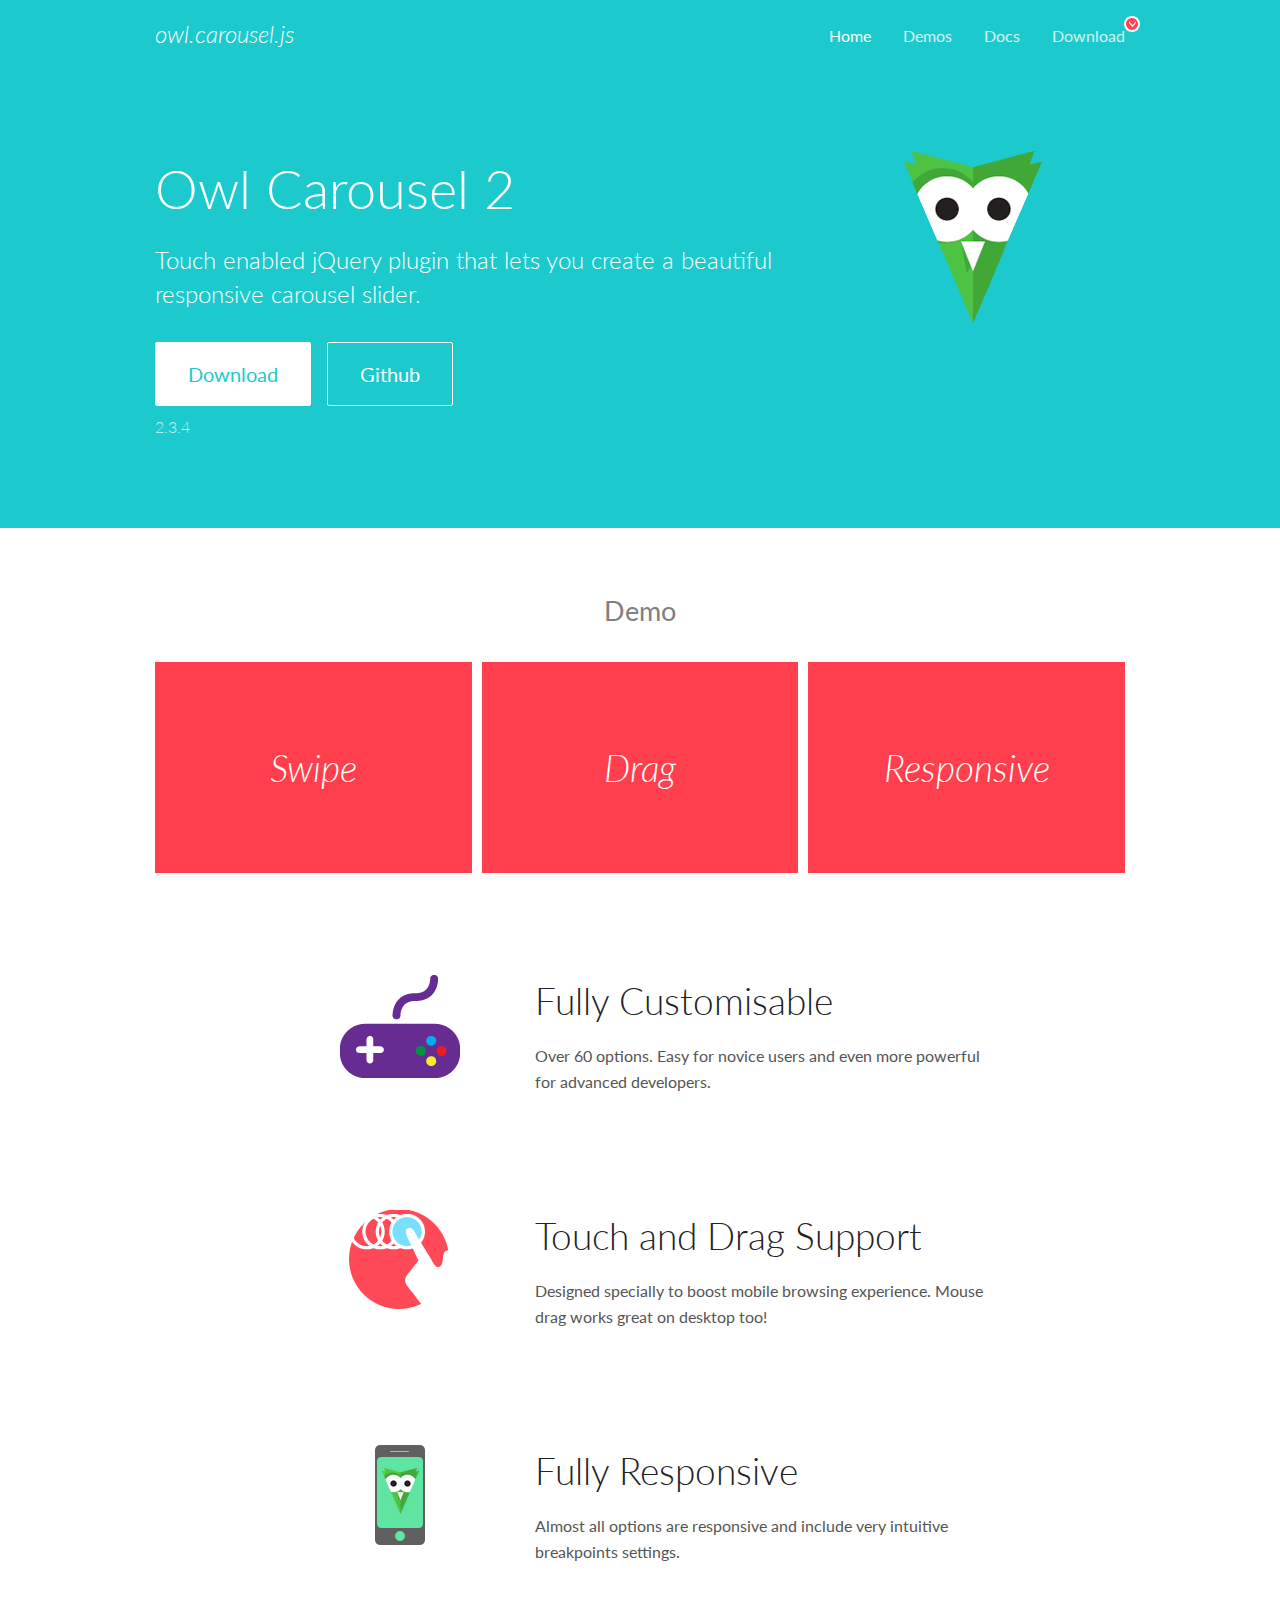
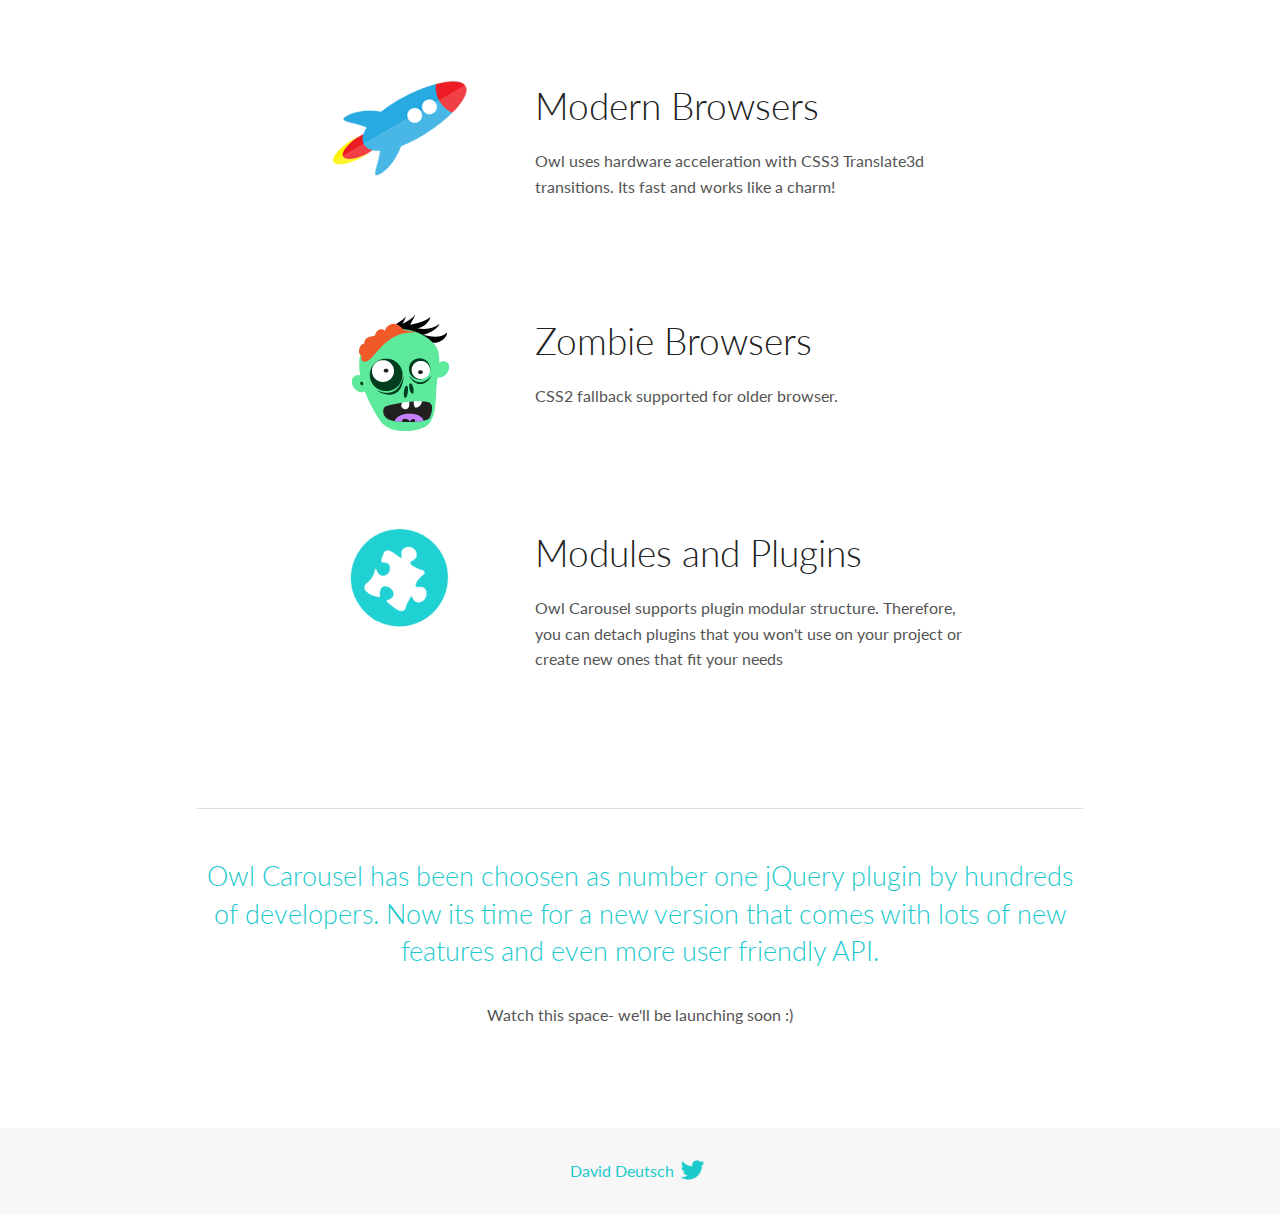
<file: OwlCarousel2-2.3.4/OwlCarousel2-2.3.4/docs/index.html>
<!DOCTYPE html>
<html lang="en">
  <head>

    <!-- head -->
    <meta charset="utf-8">
    <meta name="msapplication-tap-highlight" content="no" />
    <meta name="viewport" content="width=device-width, initial-scale=1.0" />
    <meta name="description" content="Touch enabled jQuery plugin that lets you create beautiful responsive carousel slider.">
    <meta name="author" content="David Deutsch">
    <title>
      Home | Owl Carousel | 2.3.4
    </title>

    <!-- Stylesheets -->
    <link href='https://fonts.googleapis.com/css?family=Lato:300,400,700,400italic,300italic' rel='stylesheet' type='text/css'>
    <link rel="stylesheet" href="assets/css/docs.theme.min.css">

    <!-- Owl Stylesheets -->
    <link rel="stylesheet" href="assets/owlcarousel/assets/owl.carousel.min.css">
    <link rel="stylesheet" href="assets/owlcarousel/assets/owl.theme.default.min.css">

    <!-- HTML5 shim and Respond.js IE8 support of HTML5 elements and media queries -->

    <!--[if lt IE 9]>
      <script src="https://oss.maxcdn.com/libs/html5shiv/3.7.0/html5shiv.js"></script>
      <script src="https://oss.maxcdn.com/libs/respond.js/1.3.0/respond.min.js"></script>
    <![endif]-->

    <!-- Favicons -->
    <link rel="apple-touch-icon-precomposed" sizes="144x144" href="assets/ico/apple-touch-icon-144-precomposed.png">
    <link rel="shortcut icon" href="assets/ico/favicon.png">
    <link rel="shortcut icon" href="favicon.ico">

    <!-- Yeah i know js should not be in header. Its required for demos.-->

    <!-- javascript -->
    <script src="assets/vendors/jquery.min.js"></script>
    <script src="assets/owlcarousel/owl.carousel.js"></script>
  </head>
  <body>

    <!-- header -->
    <header class="header">
      <div class="row">
        <div class="large-12 columns">
          <div class="brand left">
            <h3>
              <a href="/OwlCarousel2/">owl.carousel.js</a> 
            </h3>
          </div>
          <a id="toggle-nav" class="right">
            <span></span> <span></span> <span></span> 
          </a> 
          <div class="nav-bar">
            <ul class="clearfix">
              <li class="active">
                <a href="/OwlCarousel2/index.html">Home</a> 
              </li>
              <li> <a href="/OwlCarousel2/demos/demos.html">Demos</a>  </li>
              <li> <a href="/OwlCarousel2/docs/started-welcome.html">Docs</a>  </li>
              <li>
                <a href="https://github.com/OwlCarousel2/OwlCarousel2/archive/2.3.4.zip">Download</a> 
                <span class="download"></span> 
              </li>
            </ul>
          </div>
        </div>
      </div>
    </header>

    <!-- home panel -->
    <section id="hero">
      <div class="row">
        <div class="large-8 medium-8 columns">
          <h1>Owl Carousel 2</h1>
          <h4>Touch enabled jQuery plugin that lets you create a beautiful responsive carousel slider.</h4>
          <a href="https://github.com/OwlCarousel2/OwlCarousel2/archive/2.3.4.zip" class="hero-button">Download</a> 
          <a href="https://github.com/OwlCarousel2/OwlCarousel2" class="hero-button outline">Github</a> 
          <p>2.3.4</p>
        </div>
        <div class="large-4 medium-4 columns">
          <img class="owl-logo" src="assets/img/owl-logo.png" alt="mr. Owl">
        </div>
      </div>
    </section>

    <!-- body -->
    <div class="home-demo">
      <div class="row">
        <div class="large-12 columns">
          <h3>Demo</h3>
          <div class="owl-carousel">
            <div class="item">
              <h2>Swipe</h2>
            </div>
            <div class="item">
              <h2>Drag</h2>
            </div>
            <div class="item">
              <h2>Responsive</h2>
            </div>
            <div class="item">
              <h2>CSS3</h2>
            </div>
            <div class="item">
              <h2>Fast</h2>
            </div>
            <div class="item">
              <h2>Easy</h2>
            </div>
            <div class="item">
              <h2>Free</h2>
            </div>
            <div class="item">
              <h2>Upgradable</h2>
            </div>
            <div class="item">
              <h2>Tons of options</h2>
            </div>
            <div class="item">
              <h2>Infinity</h2>
            </div>
            <div class="item">
              <h2>Auto Width</h2>
            </div>
          </div>
        </div>
      </div>
    </div>
    <script>
      var owl = $('.owl-carousel');
      owl.owlCarousel({
        margin: 10,
        loop: true,
        responsive: {
          0: {
            items: 1
          },
          600: {
            items: 2
          },
          1000: {
            items: 3
          }
        }
      })
    </script>

    <!-- features -->
    <div id="features">
      <div class="row">
        <div class="small-12 medium-9 small-centered columns">
          <section class="row feature">
            <div class="medium-4 small-12 columns">
              <img src="assets/img/feature-options.png" alt="">
            </div>
            <div class="medium-8 small-12 columns">
              <h2>Fully Customisable</h2>
              <p>Over 60 options. Easy for novice users and even more powerful for advanced developers.</p>
            </div>
          </section>
          <section class="row feature">
            <div class="medium-4 small-12 columns">
              <img src="assets/img/feature-drag.png" alt="">
            </div>
            <div class="medium-8 small-12 columns">
              <h2>Touch and Drag Support</h2>
              <p>Designed specially to boost mobile browsing experience. Mouse drag works great on desktop too!</p>
            </div>
          </section>
          <section class="row feature">
            <div class="medium-4 small-12 columns">
              <img src="assets/img/feature-responsive.png" alt="">
            </div>
            <div class="medium-8 small-12 columns">
              <h2>Fully Responsive</h2>
              <p>Almost all options are responsive and include very intuitive breakpoints settings.</p>
            </div>
          </section>
          <section class="row feature">
            <div class="medium-4 small-12 columns">
              <img src="assets/img/feature-modern.png" alt="">
            </div>
            <div class="medium-8 small-12 columns">
              <h2>Modern Browsers</h2>
              <p>Owl uses hardware acceleration with CSS3 Translate3d transitions. Its fast and works like a charm! </p>
            </div>
          </section>
          <section class="row feature">
            <div class="medium-4 small-12 columns">
              <img src="assets/img/feature-zombie.png" alt="">
            </div>
            <div class="medium-8 small-12 columns">
              <h2>Zombie Browsers</h2>
              <p>CSS2 fallback supported for older browser.</p>
            </div>
          </section>
          <section class="row feature">
            <div class="medium-4 small-12 columns">
              <img src="assets/img/feature-module.png" alt="">
            </div>
            <div class="medium-8 small-12 columns">
              <h2>Modules and Plugins</h2>
              <p>Owl Carousel supports plugin modular structure. Therefore, you can detach plugins that you won&#x27;t use on your project or create new ones that fit your needs</p>
            </div>
          </section>
        </div>
      </div>
    </div>

    <!-- footer -->
    <section id="teaser-text">
      <div class="row">
        <div class="small-12 medium-11 small-centered columns">
          <hr>
          <h3 id="owl-carousel-has-been-choosen-as-number-one-jquery-plugin-by-hundreds-of-developers-now-its-time-for-a-new-version-that-comes-with-lots-of-new-features-and-even-more-user-friendly-api-">Owl Carousel has been choosen as number one jQuery plugin by hundreds of developers. Now its time for a new version that comes with lots of new features and even more user friendly API.</h3>
          <p>Watch this space- we&#39;ll be launching soon :)</p>
        </div>
      </div>
    </section>

    <!-- footer -->
    <footer class="footer">
      <div class="row">
        <div class="large-12 columns">
          <h5>
            <a href="/OwlCarousel2/docs/support-contact.html">David Deutsch</a> 
            <a id="custom-tweet-button" href="https://twitter.com/share?url=https://github.com/OwlCarousel2/OwlCarousel2&text=Owl Carousel - This is so awesome! " target="_blank"></a> 
          </h5>
        </div>
      </div>
    </footer>

    <!-- vendors -->
    <script src="assets/vendors/highlight.js"></script>
    <script src="assets/js/app.js"></script>
  </body>
</html>
</file>
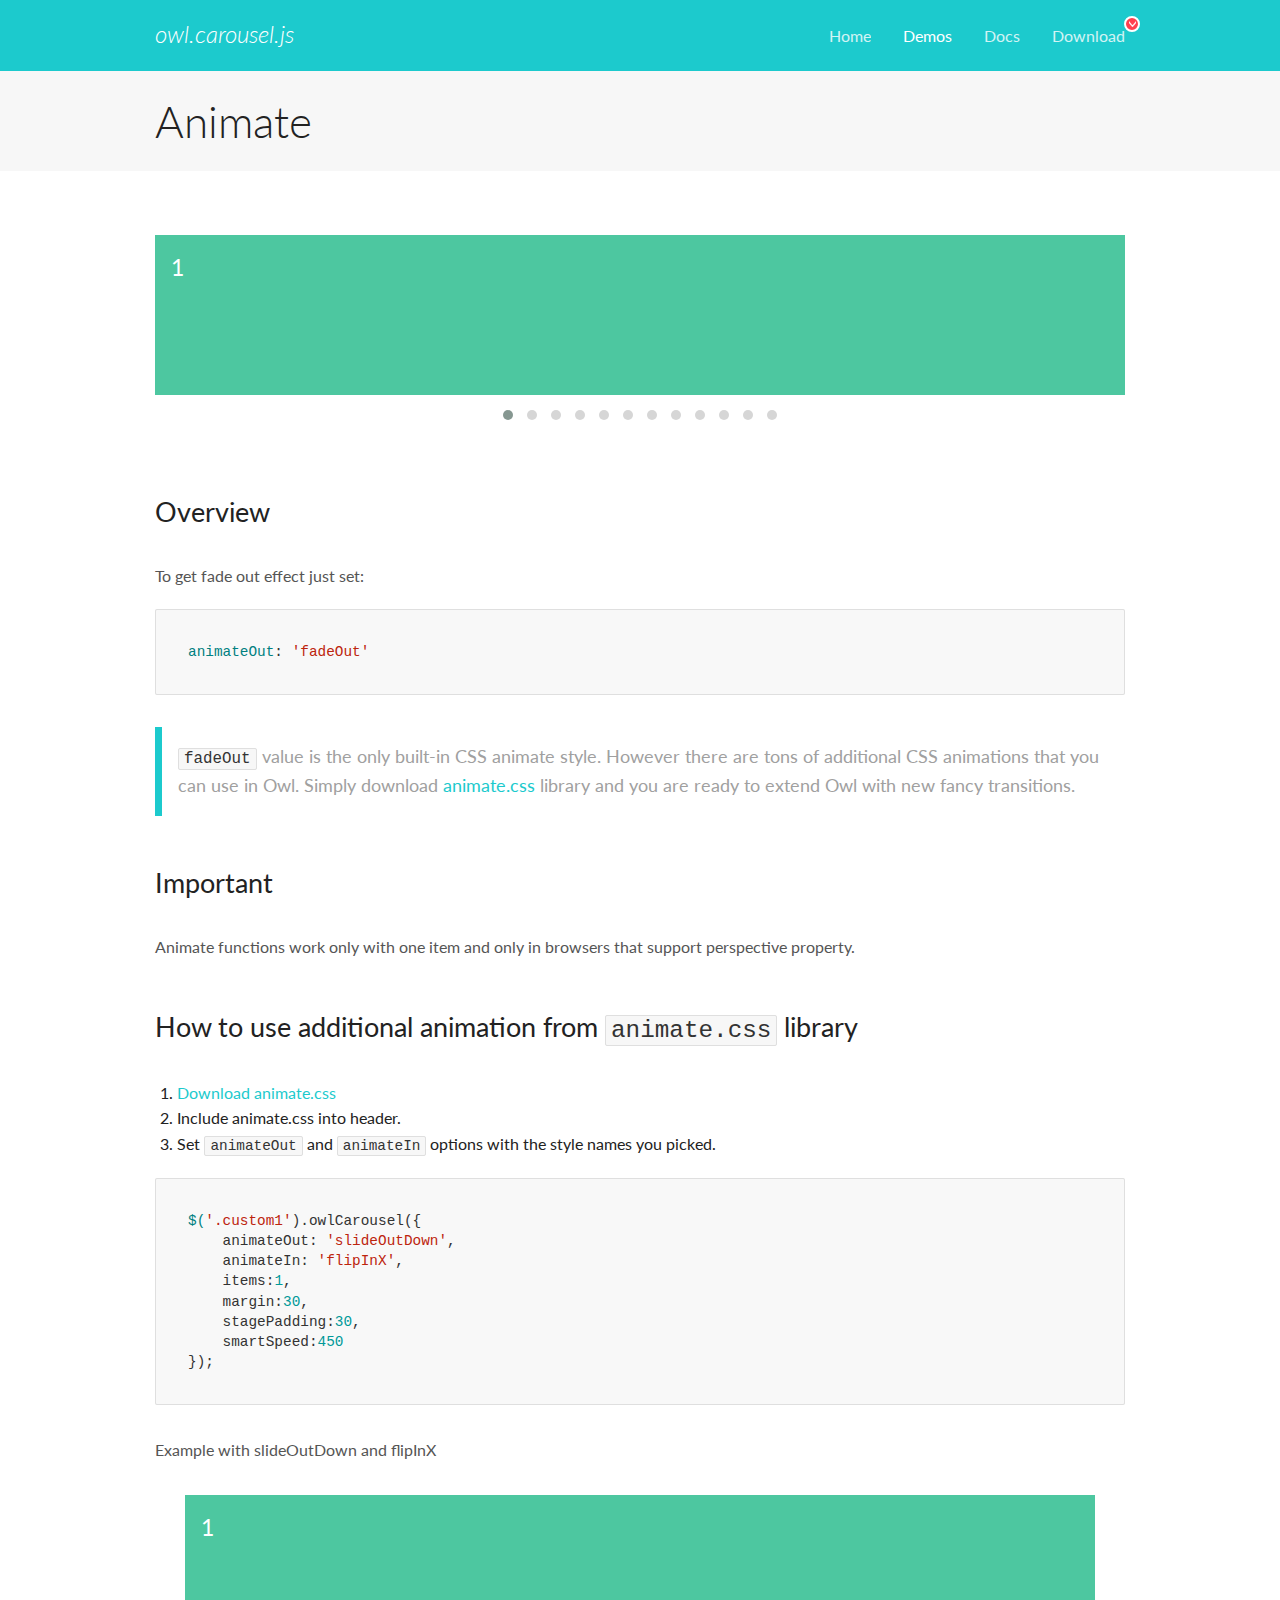
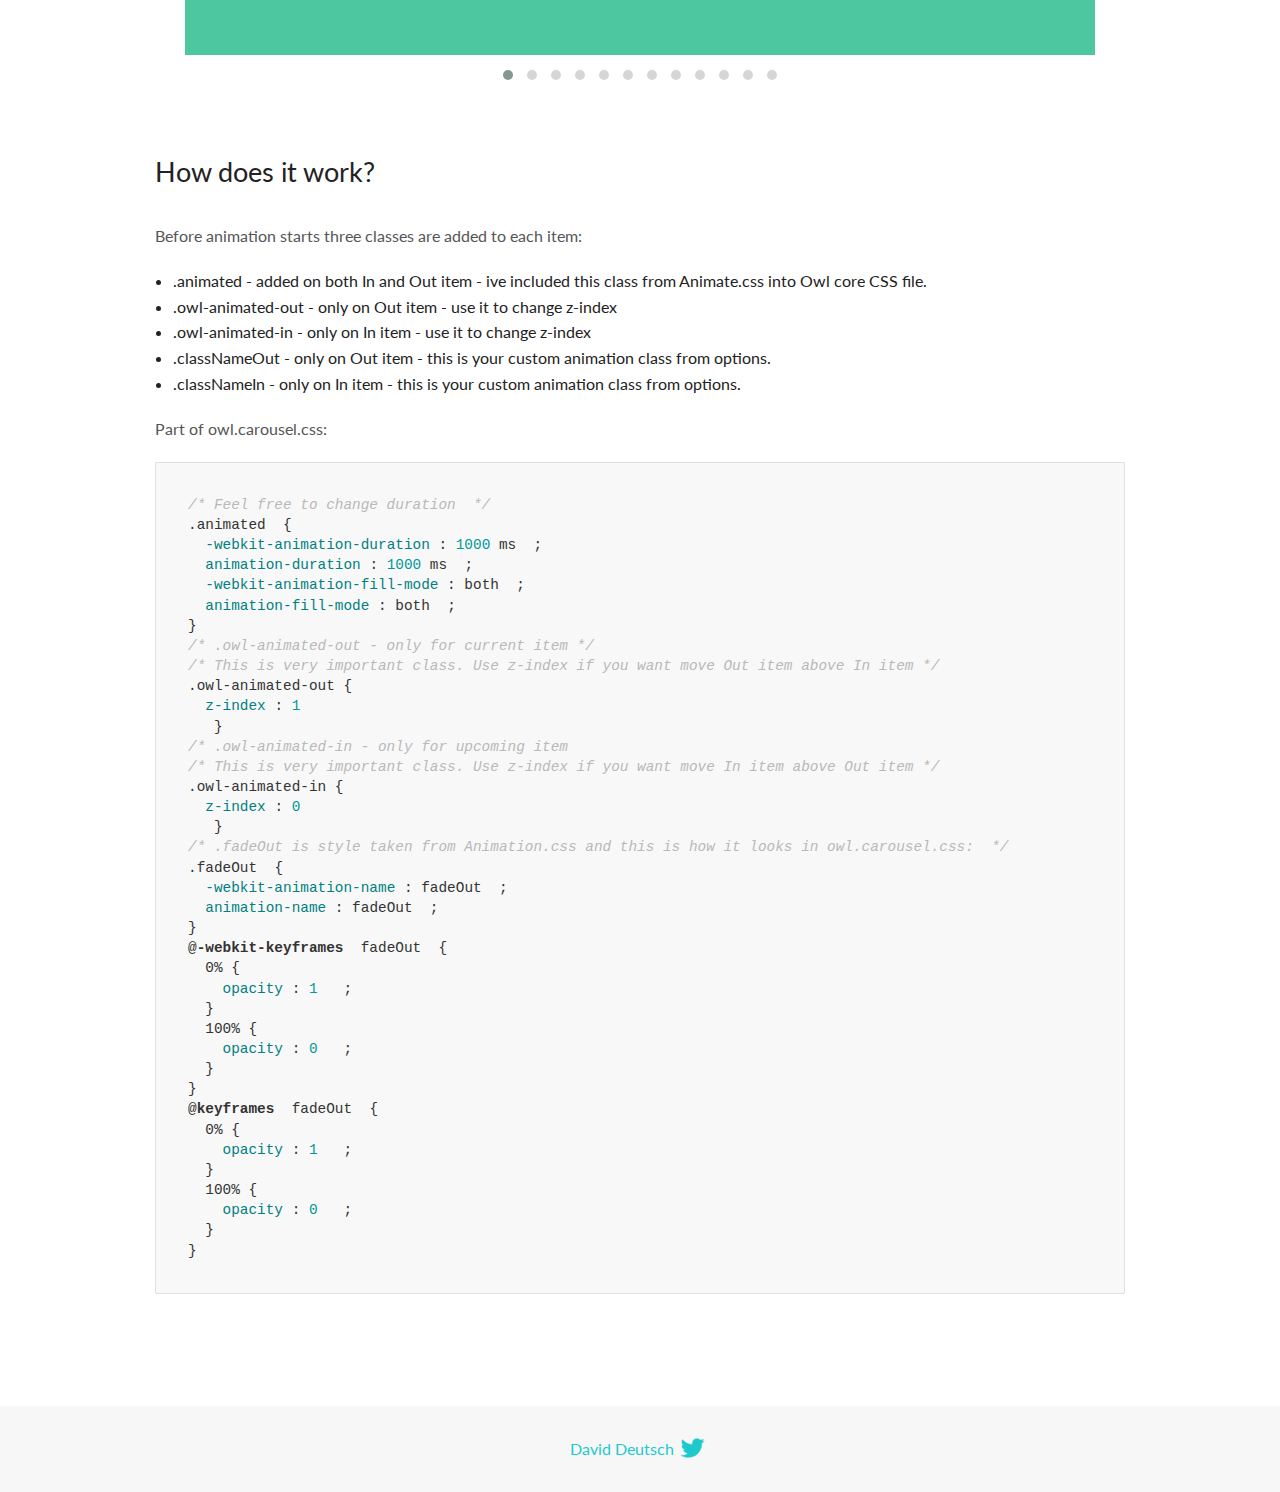
<file: OwlCarousel2-2.3.4/OwlCarousel2-2.3.4/docs/demos/animate.html>
<!DOCTYPE html>
<html lang="en">
  <head>

    <!-- head -->
    <meta charset="utf-8">
    <meta name="msapplication-tap-highlight" content="no" />
    <meta name="viewport" content="width=device-width, initial-scale=1.0" />
    <meta name="description" content="Animate carousel">
    <meta name="author" content="David Deutsch">
    <title>
      Animate Demo | Owl Carousel | 2.3.4
    </title>

    <!-- Stylesheets -->
    <link href='https://fonts.googleapis.com/css?family=Lato:300,400,700,400italic,300italic' rel='stylesheet' type='text/css'>
    <link rel="stylesheet" href="../assets/css/docs.theme.min.css">

    <!-- Owl Stylesheets -->
    <link rel="stylesheet" href="../assets/owlcarousel/assets/owl.carousel.min.css">
    <link rel="stylesheet" href="../assets/owlcarousel/assets/owl.theme.default.min.css">

    <!-- HTML5 shim and Respond.js IE8 support of HTML5 elements and media queries -->

    <!--[if lt IE 9]>
      <script src="https://oss.maxcdn.com/libs/html5shiv/3.7.0/html5shiv.js"></script>
      <script src="https://oss.maxcdn.com/libs/respond.js/1.3.0/respond.min.js"></script>
    <![endif]-->

    <!-- Favicons -->
    <link rel="apple-touch-icon-precomposed" sizes="144x144" href="../assets/ico/apple-touch-icon-144-precomposed.png">
    <link rel="shortcut icon" href="../assets/ico/favicon.png">
    <link rel="shortcut icon" href="favicon.ico">

    <!-- Yeah i know js should not be in header. Its required for demos.-->

    <!-- javascript -->
    <script src="../assets/vendors/jquery.min.js"></script>
    <script src="../assets/owlcarousel/owl.carousel.js"></script>
  </head>
  <body>

    <!-- header -->
    <header class="header">
      <div class="row">
        <div class="large-12 columns">
          <div class="brand left">
            <h3>
              <a href="/OwlCarousel2/">owl.carousel.js</a> 
            </h3>
          </div>
          <a id="toggle-nav" class="right">
            <span></span> <span></span> <span></span> 
          </a> 
          <div class="nav-bar">
            <ul class="clearfix">
              <li> <a href="/OwlCarousel2/index.html">Home</a>  </li>
              <li class="active">
                <a href="/OwlCarousel2/demos/demos.html">Demos</a> 
              </li>
              <li> <a href="/OwlCarousel2/docs/started-welcome.html">Docs</a>  </li>
              <li>
                <a href="https://github.com/OwlCarousel2/OwlCarousel2/archive/2.3.4.zip">Download</a> 
                <span class="download"></span> 
              </li>
            </ul>
          </div>
        </div>
      </div>
    </header>

    <!-- title -->
    <section class="title">
      <div class="row">
        <div class="large-12 columns">
          <h1>Animate</h1>
        </div>
      </div>
    </section>

    <!--  Demos -->
    <section id="demos">
      <div class="row">
        <div class="large-12 columns">
          <div class="fadeOut owl-carousel owl-theme">
            <div class="item">
              <h4>1</h4>
            </div>
            <div class="item">
              <h4>2</h4>
            </div>
            <div class="item">
              <h4>3</h4>
            </div>
            <div class="item">
              <h4>4</h4>
            </div>
            <div class="item">
              <h4>5</h4>
            </div>
            <div class="item">
              <h4>6</h4>
            </div>
            <div class="item">
              <h4>7</h4>
            </div>
            <div class="item">
              <h4>8</h4>
            </div>
            <div class="item">
              <h4>9</h4>
            </div>
            <div class="item">
              <h4>10</h4>
            </div>
            <div class="item">
              <h4>11</h4>
            </div>
            <div class="item">
              <h4>12</h4>
            </div>
          </div>
          <h3 id="overview">Overview</h3>
          <p>To get fade out effect just set:</p>
          <pre><code>animateOut: &#39;fadeOut&#39;</code></pre>
          <blockquote>
            <p><code>fadeOut</code> value is the only built-in CSS animate style. However there are tons of additional CSS animations that you can use in Owl. Simply download
              <a href="https://daneden.github.io/animate.css/">animate.css</a>  library and you are ready to extend Owl with new fancy transitions.</p>
          </blockquote>
          <h3 id="important">Important</h3>
          <p>Animate functions work only with one item and only in browsers that support perspective property.</p>
          <h3 id="how-to-use-additional-animation-from-animate-css-library">How to use additional animation from <code>animate.css</code> library</h3>
          <ol>
            <li> <a href="https://daneden.github.io/animate.css/">Download animate.css</a>  </li>
            <li>Include animate.css into header.</li>
            <li>Set <code>animateOut</code> and <code>animateIn</code> options with the style names you picked.</li>
          </ol>
          <pre><code>$(&#39;.custom1&#39;).owlCarousel({
    animateOut: &#39;slideOutDown&#39;,
    animateIn: &#39;flipInX&#39;,
    items:1,
    margin:30,
    stagePadding:30,
    smartSpeed:450
});</code></pre>
          <p>Example with slideOutDown and flipInX</p>
          <div class="custom1 owl-carousel owl-theme">
            <div class="item">
              <h4>1</h4>
            </div>
            <div class="item">
              <h4>2</h4>
            </div>
            <div class="item">
              <h4>3</h4>
            </div>
            <div class="item">
              <h4>4</h4>
            </div>
            <div class="item">
              <h4>5</h4>
            </div>
            <div class="item">
              <h4>6</h4>
            </div>
            <div class="item">
              <h4>7</h4>
            </div>
            <div class="item">
              <h4>8</h4>
            </div>
            <div class="item">
              <h4>9</h4>
            </div>
            <div class="item">
              <h4>10</h4>
            </div>
            <div class="item">
              <h4>11</h4>
            </div>
            <div class="item">
              <h4>12</h4>
            </div>
          </div>
          <h3 id="how-does-it-work-">How does it work?</h3>
          <p>Before animation starts three classes are added to each item:</p>
          <ul>
            <li>.animated - added on both In and Out item - ive included this class from Animate.css into Owl core CSS file.</li>
            <li>.owl-animated-out - only on Out item - use it to change z-index</li>
            <li>.owl-animated-in - only on In item - use it to change z-index</li>
            <li>.classNameOut - only on Out item - this is your custom animation class from options.</li>
            <li>.classNameIn - only on In item - this is your custom animation class from options.</li>
          </ul>
          <p>Part of owl.carousel.css:</p>
          <pre><code class="language-css"><span class="comment">/* Feel free to change duration  */</span> 
<span class="class">.animated</span>  <span class="rules">{
  <span class="rule"><span class="attribute">-webkit-animation-duration</span> :<span class="value"> <span class="number">1000</span> ms</span> </span> ;
  <span class="rule"><span class="attribute">animation-duration</span> :<span class="value"> <span class="number">1000</span> ms</span> </span> ;
  <span class="rule"><span class="attribute">-webkit-animation-fill-mode</span> :<span class="value"> both</span> </span> ;
  <span class="rule"><span class="attribute">animation-fill-mode</span> :<span class="value"> both</span> </span> ;
<span class="rule">}</span> </span> 
<span class="comment">/* .owl-animated-out - only for current item */</span> 
<span class="comment">/* This is very important class. Use z-index if you want move Out item above In item */</span> 
<span class="class">.owl-animated-out</span> <span class="rules">{
  <span class="rule"><span class="attribute">z-index</span> :<span class="value"> <span class="number">1</span> 
</span> </span> </span> }
<span class="comment">/* .owl-animated-in - only for upcoming item
/* This is very important class. Use z-index if you want move In item above Out item */</span> 
<span class="class">.owl-animated-in</span> <span class="rules">{
  <span class="rule"><span class="attribute">z-index</span> :<span class="value"> <span class="number">0</span> 
</span> </span> </span> }
<span class="comment">/* .fadeOut is style taken from Animation.css and this is how it looks in owl.carousel.css:  */</span> 
<span class="class">.fadeOut</span>  <span class="rules">{
  <span class="rule"><span class="attribute">-webkit-animation-name</span> :<span class="value"> fadeOut</span> </span> ;
  <span class="rule"><span class="attribute">animation-name</span> :<span class="value"> fadeOut</span> </span> ;
<span class="rule">}</span> </span> 
<span class="at_rule">@<span class="keyword">-webkit-keyframes</span>  fadeOut </span> {
  0% <span class="rules">{
    <span class="rule"><span class="attribute">opacity</span> :<span class="value"> <span class="number">1</span> </span> </span> ;
  <span class="rule">}</span> </span> 
  100% <span class="rules">{
    <span class="rule"><span class="attribute">opacity</span> :<span class="value"> <span class="number">0</span> </span> </span> ;
  <span class="rule">}</span> </span> 
}
<span class="at_rule">@<span class="keyword">keyframes</span>  fadeOut </span> {
  0% <span class="rules">{
    <span class="rule"><span class="attribute">opacity</span> :<span class="value"> <span class="number">1</span> </span> </span> ;
  <span class="rule">}</span> </span> 
  100% <span class="rules">{
    <span class="rule"><span class="attribute">opacity</span> :<span class="value"> <span class="number">0</span> </span> </span> ;
  <span class="rule">}</span> </span> 
}</code></pre>
          <link rel="stylesheet" href="../assets/css/animate.css">
          <script>
            jQuery(document).ready(function($) {
              $('.fadeOut').owlCarousel({
                items: 1,
                animateOut: 'fadeOut',
                loop: true,
                margin: 10,
              });
              $('.custom1').owlCarousel({
                animateOut: 'slideOutDown',
                animateIn: 'flipInX',
                items: 1,
                margin: 30,
                stagePadding: 30,
                smartSpeed: 450
              });
            });
          </script>
        </div>
      </div>
    </section>

    <!-- footer -->
    <footer class="footer">
      <div class="row">
        <div class="large-12 columns">
          <h5>
            <a href="/OwlCarousel2/docs/support-contact.html">David Deutsch</a> 
            <a id="custom-tweet-button" href="https://twitter.com/share?url=https://github.com/OwlCarousel2/OwlCarousel2&text=Owl Carousel - This is so awesome! " target="_blank"></a> 
          </h5>
        </div>
      </div>
    </footer>

    <!-- vendors -->
    <script src="../assets/vendors/highlight.js"></script>
    <script src="../assets/js/app.js"></script>
  </body>
</html>
</file>
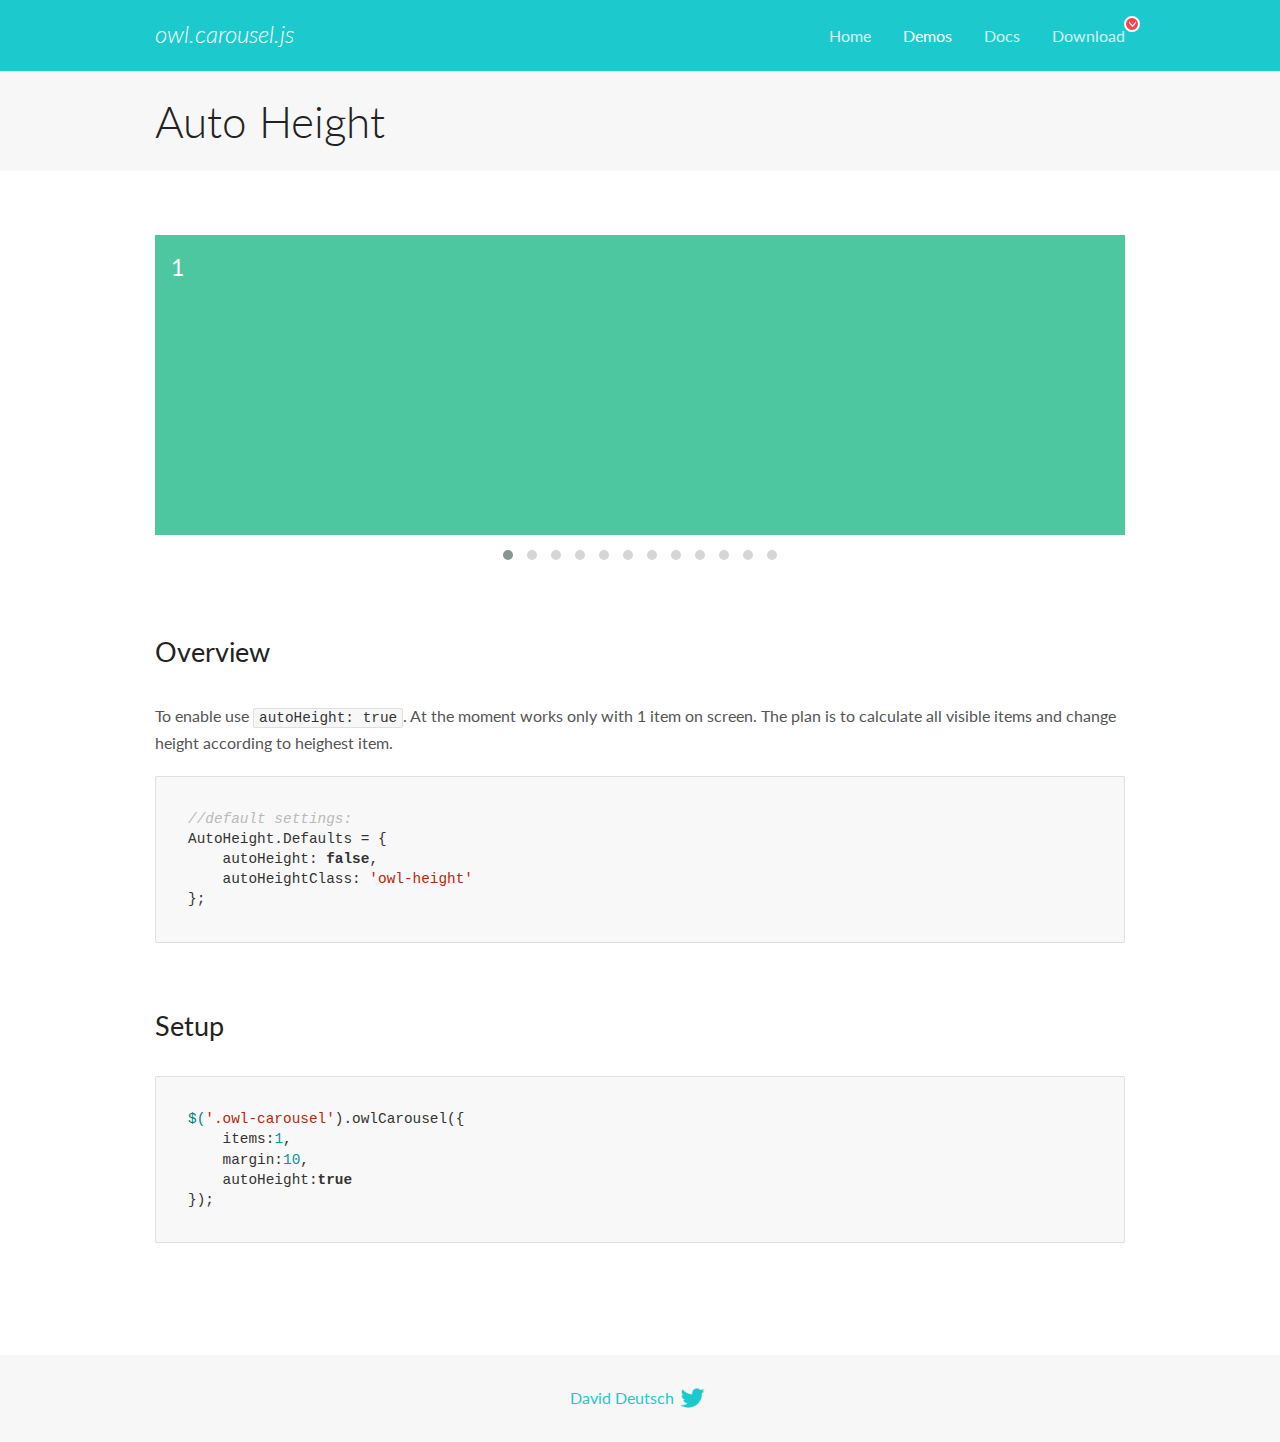
<file: OwlCarousel2-2.3.4/OwlCarousel2-2.3.4/docs/demos/autoheight.html>
<!DOCTYPE html>
<html lang="en">
  <head>

    <!-- head -->
    <meta charset="utf-8">
    <meta name="msapplication-tap-highlight" content="no" />
    <meta name="viewport" content="width=device-width, initial-scale=1.0" />
    <meta name="description" content="autoHeight usage demo">
    <meta name="author" content="David Deutsch">
    <title>
      Auto Height Demo | Owl Carousel | 2.3.4
    </title>

    <!-- Stylesheets -->
    <link href='https://fonts.googleapis.com/css?family=Lato:300,400,700,400italic,300italic' rel='stylesheet' type='text/css'>
    <link rel="stylesheet" href="../assets/css/docs.theme.min.css">

    <!-- Owl Stylesheets -->
    <link rel="stylesheet" href="../assets/owlcarousel/assets/owl.carousel.min.css">
    <link rel="stylesheet" href="../assets/owlcarousel/assets/owl.theme.default.min.css">

    <!-- HTML5 shim and Respond.js IE8 support of HTML5 elements and media queries -->

    <!--[if lt IE 9]>
      <script src="https://oss.maxcdn.com/libs/html5shiv/3.7.0/html5shiv.js"></script>
      <script src="https://oss.maxcdn.com/libs/respond.js/1.3.0/respond.min.js"></script>
    <![endif]-->

    <!-- Favicons -->
    <link rel="apple-touch-icon-precomposed" sizes="144x144" href="../assets/ico/apple-touch-icon-144-precomposed.png">
    <link rel="shortcut icon" href="../assets/ico/favicon.png">
    <link rel="shortcut icon" href="favicon.ico">

    <!-- Yeah i know js should not be in header. Its required for demos.-->

    <!-- javascript -->
    <script src="../assets/vendors/jquery.min.js"></script>
    <script src="../assets/owlcarousel/owl.carousel.js"></script>
  </head>
  <body>

    <!-- header -->
    <header class="header">
      <div class="row">
        <div class="large-12 columns">
          <div class="brand left">
            <h3>
              <a href="/OwlCarousel2/">owl.carousel.js</a> 
            </h3>
          </div>
          <a id="toggle-nav" class="right">
            <span></span> <span></span> <span></span> 
          </a> 
          <div class="nav-bar">
            <ul class="clearfix">
              <li> <a href="/OwlCarousel2/index.html">Home</a>  </li>
              <li class="active">
                <a href="/OwlCarousel2/demos/demos.html">Demos</a> 
              </li>
              <li> <a href="/OwlCarousel2/docs/started-welcome.html">Docs</a>  </li>
              <li>
                <a href="https://github.com/OwlCarousel2/OwlCarousel2/archive/2.3.4.zip">Download</a> 
                <span class="download"></span> 
              </li>
            </ul>
          </div>
        </div>
      </div>
    </header>

    <!-- title -->
    <section class="title">
      <div class="row">
        <div class="large-12 columns">
          <h1>Auto Height</h1>
        </div>
      </div>
    </section>

    <!--  Demos -->
    <section id="demos">
      <div class="row">
        <div class="large-12 columns">
          <div class="owl-carousel owl-theme">
            <div class="item" style="height:300px">
              <h4>1</h4>
            </div>
            <div class="item" style="height:100px">
              <h4>2</h4>
            </div>
            <div class="item" style="height:500px">
              <h4>3</h4>
            </div>
            <div class="item" style="height:250px">
              <h4>4</h4>
            </div>
            <div class="item" style="height:400px">
              <h4>5</h4>
            </div>
            <div class="item" style="height:500px">
              <h4>6</h4>
            </div>
            <div class="item" style="height:600px">
              <h4>7</h4>
            </div>
            <div class="item" style="height:400px">
              <h4>8</h4>
            </div>
            <div class="item" style="height:300px">
              <h4>9</h4>
            </div>
            <div class="item" style="height:350px">
              <h4>10</h4>
            </div>
            <div class="item" style="height:200px">
              <h4>11</h4>
            </div>
            <div class="item" style="height:150px">
              <h4>12</h4>
            </div>
          </div>
          <h3 id="overview">Overview</h3>
          <p>To enable use <code>autoHeight: true</code>. At the moment works only with 1 item on screen. The plan is to calculate all visible items and change height according to heighest item.</p>
          <pre><code>//default settings:
AutoHeight.Defaults = {
    autoHeight: false,
    autoHeightClass: &#39;owl-height&#39;
};</code></pre>
          <h3 id="setup">Setup</h3>
          <pre><code>$(&#39;.owl-carousel&#39;).owlCarousel({
    items:1,
    margin:10,
    autoHeight:true
});</code></pre>
          <script>
            $(document).ready(function() {
              $('.owl-carousel').owlCarousel({
                items: 1,
                margin: 10,
                autoHeight: true
              });
            })
          </script>
        </div>
      </div>
    </section>

    <!-- footer -->
    <footer class="footer">
      <div class="row">
        <div class="large-12 columns">
          <h5>
            <a href="/OwlCarousel2/docs/support-contact.html">David Deutsch</a> 
            <a id="custom-tweet-button" href="https://twitter.com/share?url=https://github.com/OwlCarousel2/OwlCarousel2&text=Owl Carousel - This is so awesome! " target="_blank"></a> 
          </h5>
        </div>
      </div>
    </footer>

    <!-- vendors -->
    <script src="../assets/vendors/highlight.js"></script>
    <script src="../assets/js/app.js"></script>
  </body>
</html>
</file>
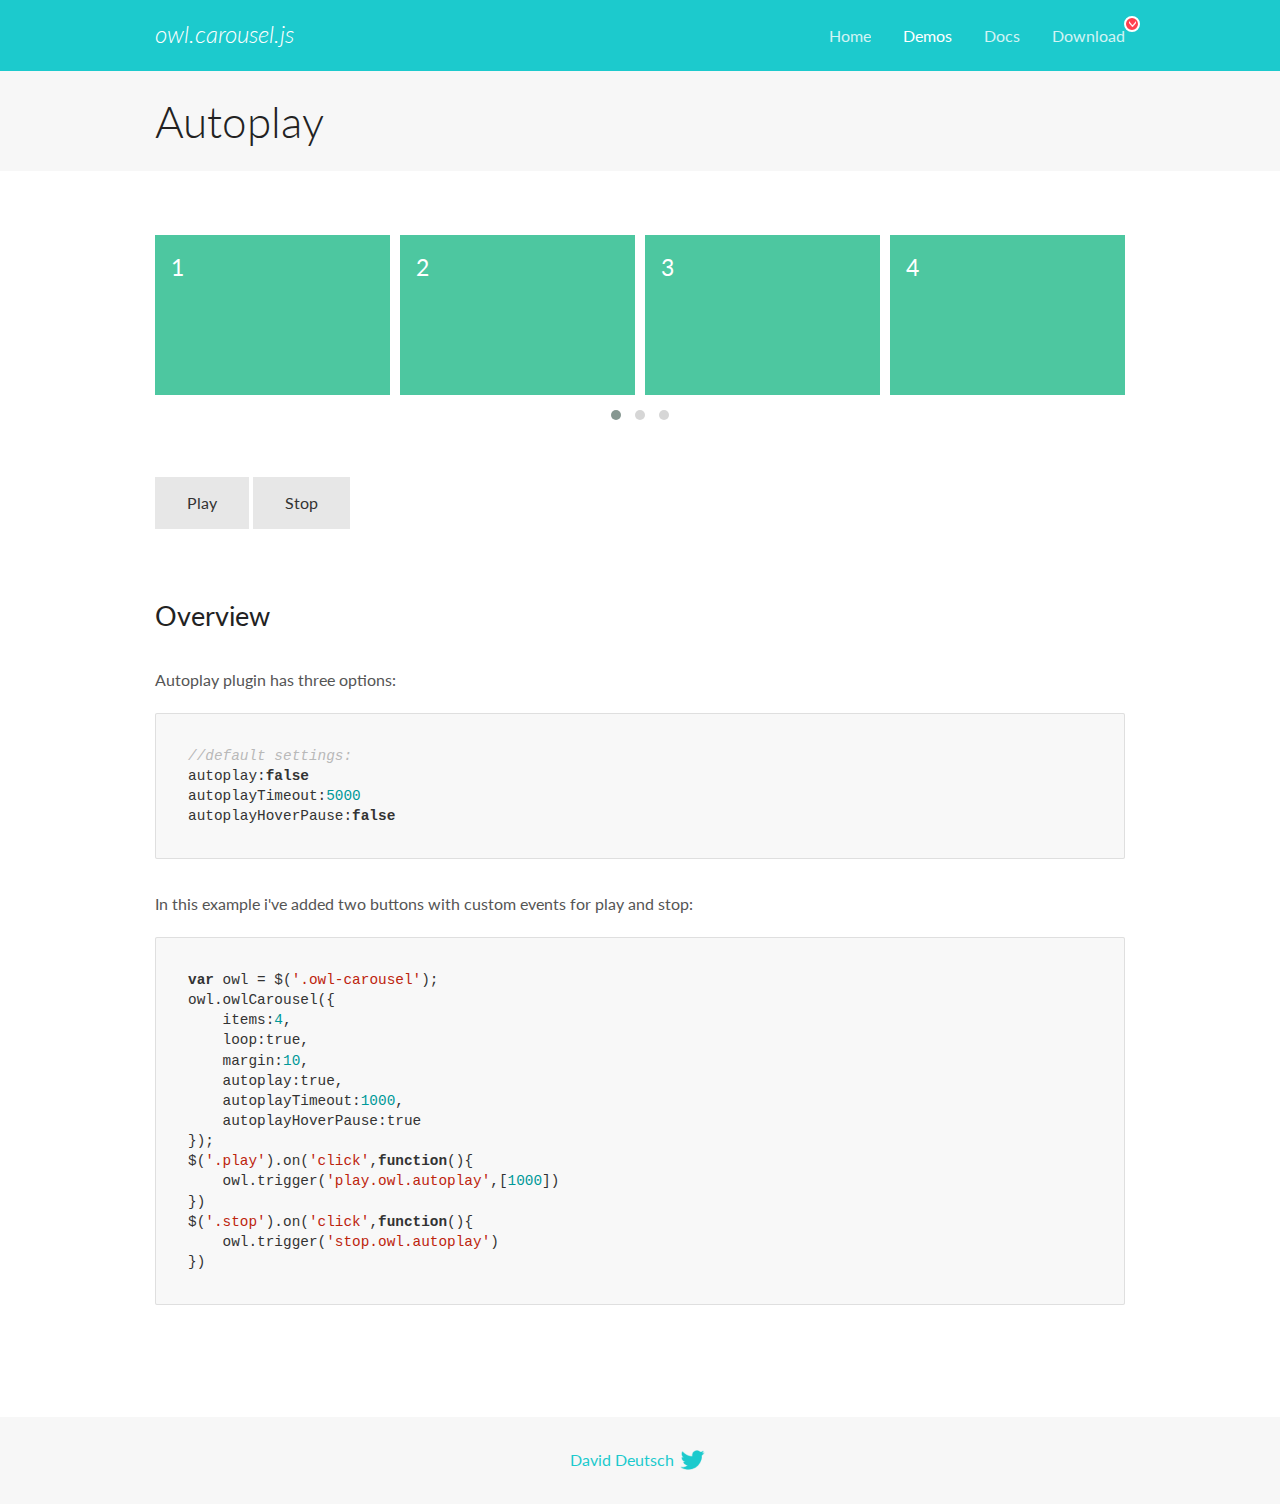
<file: OwlCarousel2-2.3.4/OwlCarousel2-2.3.4/docs/demos/autoplay.html>
<!DOCTYPE html>
<html lang="en">
  <head>

    <!-- head -->
    <meta charset="utf-8">
    <meta name="msapplication-tap-highlight" content="no" />
    <meta name="viewport" content="width=device-width, initial-scale=1.0" />
    <meta name="description" content="Autoplay usage demo">
    <meta name="author" content="David Deutsch">
    <title>
      Autoplay Demo | Owl Carousel | 2.3.4
    </title>

    <!-- Stylesheets -->
    <link href='https://fonts.googleapis.com/css?family=Lato:300,400,700,400italic,300italic' rel='stylesheet' type='text/css'>
    <link rel="stylesheet" href="../assets/css/docs.theme.min.css">

    <!-- Owl Stylesheets -->
    <link rel="stylesheet" href="../assets/owlcarousel/assets/owl.carousel.min.css">
    <link rel="stylesheet" href="../assets/owlcarousel/assets/owl.theme.default.min.css">

    <!-- HTML5 shim and Respond.js IE8 support of HTML5 elements and media queries -->

    <!--[if lt IE 9]>
      <script src="https://oss.maxcdn.com/libs/html5shiv/3.7.0/html5shiv.js"></script>
      <script src="https://oss.maxcdn.com/libs/respond.js/1.3.0/respond.min.js"></script>
    <![endif]-->

    <!-- Favicons -->
    <link rel="apple-touch-icon-precomposed" sizes="144x144" href="../assets/ico/apple-touch-icon-144-precomposed.png">
    <link rel="shortcut icon" href="../assets/ico/favicon.png">
    <link rel="shortcut icon" href="favicon.ico">

    <!-- Yeah i know js should not be in header. Its required for demos.-->

    <!-- javascript -->
    <script src="../assets/vendors/jquery.min.js"></script>
    <script src="../assets/owlcarousel/owl.carousel.js"></script>
  </head>
  <body>

    <!-- header -->
    <header class="header">
      <div class="row">
        <div class="large-12 columns">
          <div class="brand left">
            <h3>
              <a href="/OwlCarousel2/">owl.carousel.js</a> 
            </h3>
          </div>
          <a id="toggle-nav" class="right">
            <span></span> <span></span> <span></span> 
          </a> 
          <div class="nav-bar">
            <ul class="clearfix">
              <li> <a href="/OwlCarousel2/index.html">Home</a>  </li>
              <li class="active">
                <a href="/OwlCarousel2/demos/demos.html">Demos</a> 
              </li>
              <li> <a href="/OwlCarousel2/docs/started-welcome.html">Docs</a>  </li>
              <li>
                <a href="https://github.com/OwlCarousel2/OwlCarousel2/archive/2.3.4.zip">Download</a> 
                <span class="download"></span> 
              </li>
            </ul>
          </div>
        </div>
      </div>
    </header>

    <!-- title -->
    <section class="title">
      <div class="row">
        <div class="large-12 columns">
          <h1>Autoplay</h1>
        </div>
      </div>
    </section>

    <!--  Demos -->
    <section id="demos">
      <div class="row">
        <div class="large-12 columns">
          <div class="owl-carousel owl-theme">
            <div class="item">
              <h4>1</h4>
            </div>
            <div class="item">
              <h4>2</h4>
            </div>
            <div class="item">
              <h4>3</h4>
            </div>
            <div class="item">
              <h4>4</h4>
            </div>
            <div class="item">
              <h4>5</h4>
            </div>
            <div class="item">
              <h4>6</h4>
            </div>
            <div class="item">
              <h4>7</h4>
            </div>
            <div class="item">
              <h4>8</h4>
            </div>
            <div class="item">
              <h4>9</h4>
            </div>
            <div class="item">
              <h4>10</h4>
            </div>
            <div class="item">
              <h4>11</h4>
            </div>
            <div class="item">
              <h4>12</h4>
            </div>
          </div>
          <a class="button secondary play">Play</a> 
          <a class="button secondary stop">Stop</a> 
          <h3 id="overview">Overview</h3>
          <p>Autoplay plugin has three options:</p>
          <pre><code>//default settings:
autoplay:false
autoplayTimeout:5000
autoplayHoverPause:false</code></pre>
          <p>In this example i&#39;ve added two buttons with custom events for play and stop:</p>
          <pre><code>var owl = $(&#39;.owl-carousel&#39;);
owl.owlCarousel({
    items:4,
    loop:true,
    margin:10,
    autoplay:true,
    autoplayTimeout:1000,
    autoplayHoverPause:true
});
$(&#39;.play&#39;).on(&#39;click&#39;,function(){
    owl.trigger(&#39;play.owl.autoplay&#39;,[1000])
})
$(&#39;.stop&#39;).on(&#39;click&#39;,function(){
    owl.trigger(&#39;stop.owl.autoplay&#39;)
})</code></pre>
          <script>
            $(document).ready(function() {
              var owl = $('.owl-carousel');
              owl.owlCarousel({
                items: 4,
                loop: true,
                margin: 10,
                autoplay: true,
                autoplayTimeout: 1000,
                autoplayHoverPause: true
              });
              $('.play').on('click', function() {
                owl.trigger('play.owl.autoplay', [1000])
              })
              $('.stop').on('click', function() {
                owl.trigger('stop.owl.autoplay')
              })
            })
          </script>
        </div>
      </div>
    </section>

    <!-- footer -->
    <footer class="footer">
      <div class="row">
        <div class="large-12 columns">
          <h5>
            <a href="/OwlCarousel2/docs/support-contact.html">David Deutsch</a> 
            <a id="custom-tweet-button" href="https://twitter.com/share?url=https://github.com/OwlCarousel2/OwlCarousel2&text=Owl Carousel - This is so awesome! " target="_blank"></a> 
          </h5>
        </div>
      </div>
    </footer>

    <!-- vendors -->
    <script src="../assets/vendors/highlight.js"></script>
    <script src="../assets/js/app.js"></script>
  </body>
</html>
</file>
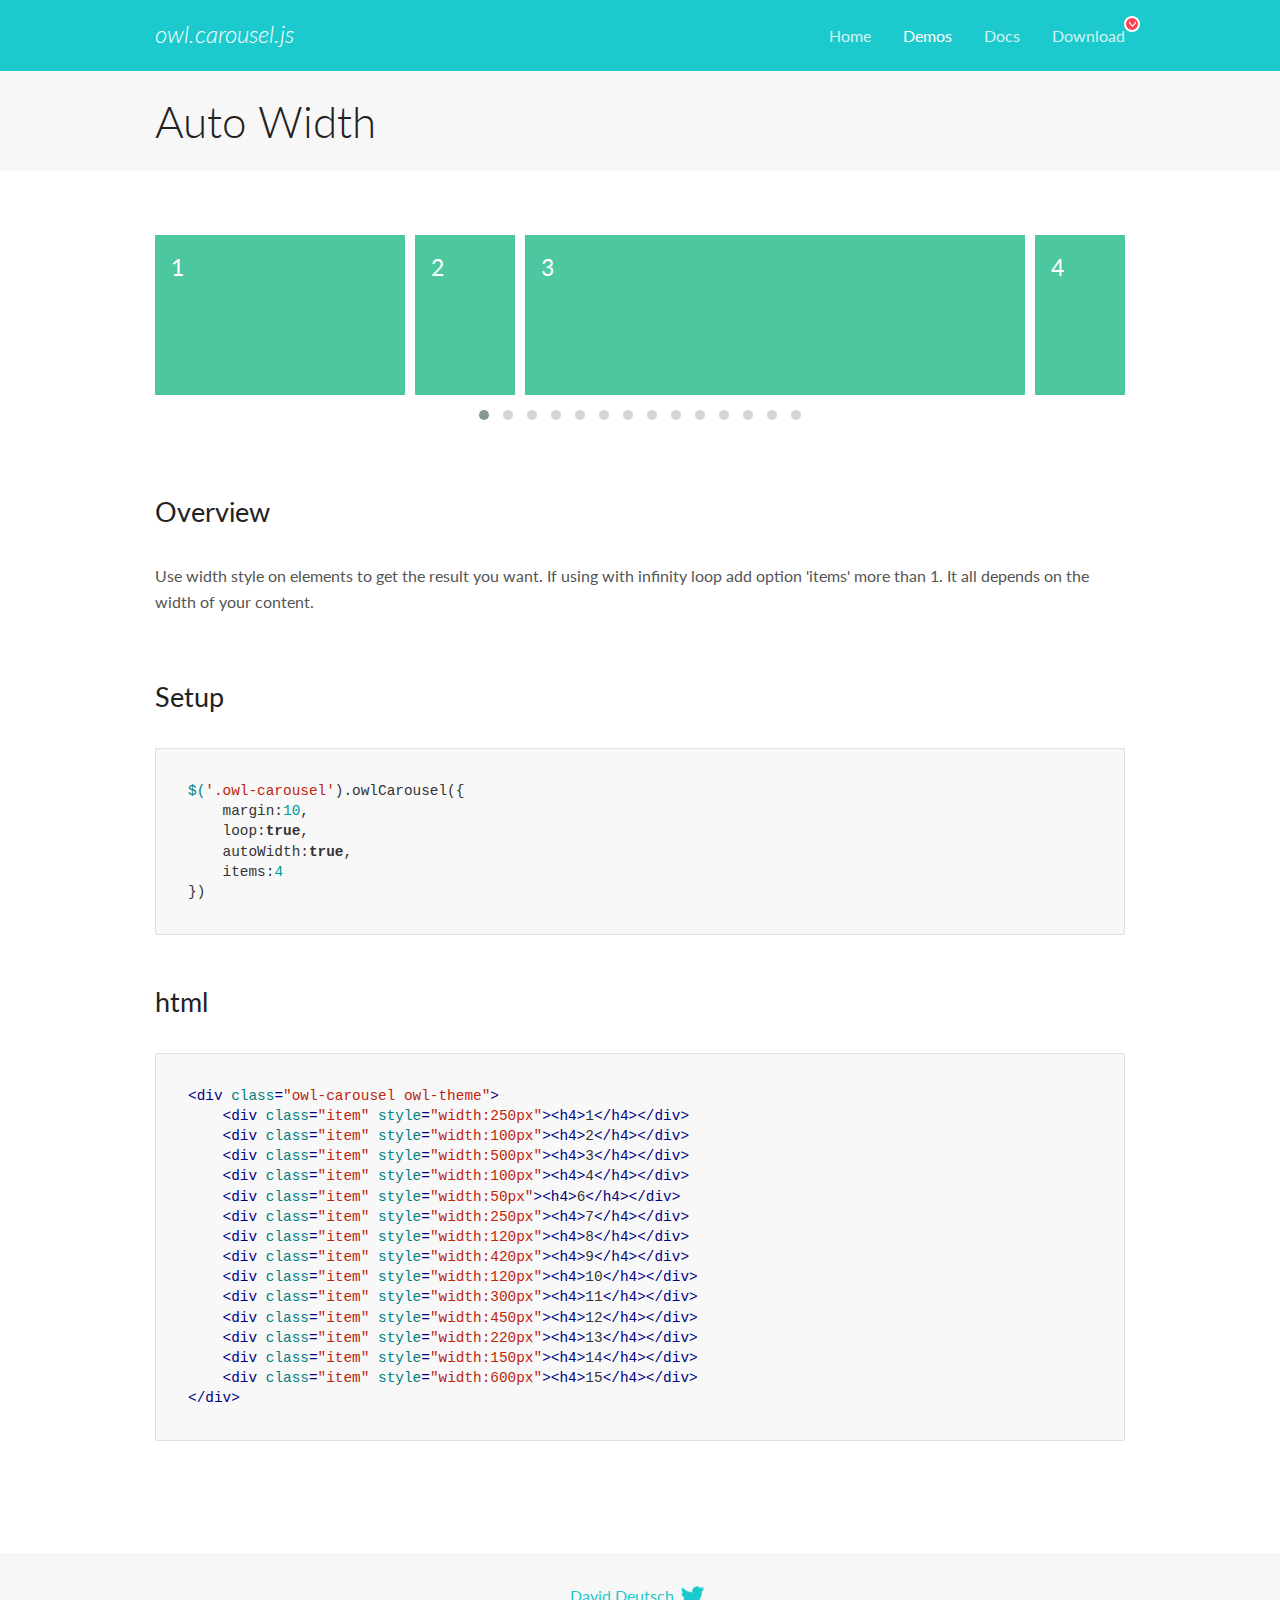
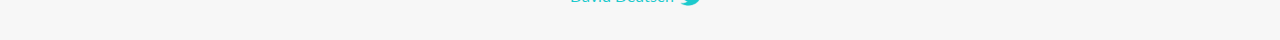
<file: OwlCarousel2-2.3.4/OwlCarousel2-2.3.4/docs/demos/autowidth.html>
<!DOCTYPE html>
<html lang="en">
  <head>

    <!-- head -->
    <meta charset="utf-8">
    <meta name="msapplication-tap-highlight" content="no" />
    <meta name="viewport" content="width=device-width, initial-scale=1.0" />
    <meta name="description" content="Auto Width">
    <meta name="author" content="David Deutsch">
    <title>
      Auto Width Demo | Owl Carousel | 2.3.4
    </title>

    <!-- Stylesheets -->
    <link href='https://fonts.googleapis.com/css?family=Lato:300,400,700,400italic,300italic' rel='stylesheet' type='text/css'>
    <link rel="stylesheet" href="../assets/css/docs.theme.min.css">

    <!-- Owl Stylesheets -->
    <link rel="stylesheet" href="../assets/owlcarousel/assets/owl.carousel.min.css">
    <link rel="stylesheet" href="../assets/owlcarousel/assets/owl.theme.default.min.css">

    <!-- HTML5 shim and Respond.js IE8 support of HTML5 elements and media queries -->

    <!--[if lt IE 9]>
      <script src="https://oss.maxcdn.com/libs/html5shiv/3.7.0/html5shiv.js"></script>
      <script src="https://oss.maxcdn.com/libs/respond.js/1.3.0/respond.min.js"></script>
    <![endif]-->

    <!-- Favicons -->
    <link rel="apple-touch-icon-precomposed" sizes="144x144" href="../assets/ico/apple-touch-icon-144-precomposed.png">
    <link rel="shortcut icon" href="../assets/ico/favicon.png">
    <link rel="shortcut icon" href="favicon.ico">

    <!-- Yeah i know js should not be in header. Its required for demos.-->

    <!-- javascript -->
    <script src="../assets/vendors/jquery.min.js"></script>
    <script src="../assets/owlcarousel/owl.carousel.js"></script>
  </head>
  <body>

    <!-- header -->
    <header class="header">
      <div class="row">
        <div class="large-12 columns">
          <div class="brand left">
            <h3>
              <a href="/OwlCarousel2/">owl.carousel.js</a> 
            </h3>
          </div>
          <a id="toggle-nav" class="right">
            <span></span> <span></span> <span></span> 
          </a> 
          <div class="nav-bar">
            <ul class="clearfix">
              <li> <a href="/OwlCarousel2/index.html">Home</a>  </li>
              <li class="active">
                <a href="/OwlCarousel2/demos/demos.html">Demos</a> 
              </li>
              <li> <a href="/OwlCarousel2/docs/started-welcome.html">Docs</a>  </li>
              <li>
                <a href="https://github.com/OwlCarousel2/OwlCarousel2/archive/2.3.4.zip">Download</a> 
                <span class="download"></span> 
              </li>
            </ul>
          </div>
        </div>
      </div>
    </header>

    <!-- title -->
    <section class="title">
      <div class="row">
        <div class="large-12 columns">
          <h1>Auto Width</h1>
        </div>
      </div>
    </section>

    <!--  Demos -->
    <section id="demos">
      <div class="row">
        <div class="large-12 columns">
          <div class="owl-carousel owl-theme">
            <div class="item" style="width:250px">
              <h4>1</h4>
            </div>
            <div class="item" style="width:100px">
              <h4>2</h4>
            </div>
            <div class="item" style="width:500px">
              <h4>3</h4>
            </div>
            <div class="item" style="width:100px">
              <h4>4</h4>
            </div>
            <div class="item" style="width:50px">
              <h4>6</h4>
            </div>
            <div class="item" style="width:250px">
              <h4>7</h4>
            </div>
            <div class="item" style="width:120px">
              <h4>8</h4>
            </div>
            <div class="item" style="width:420px">
              <h4>9</h4>
            </div>
            <div class="item" style="width:120px">
              <h4>10</h4>
            </div>
            <div class="item" style="width:300px">
              <h4>11</h4>
            </div>
            <div class="item" style="width:450px">
              <h4>12</h4>
            </div>
            <div class="item" style="width:220px">
              <h4>13</h4>
            </div>
            <div class="item" style="width:150px">
              <h4>14</h4>
            </div>
            <div class="item" style="width:600px">
              <h4>15</h4>
            </div>
          </div>
          <h3 id="overview">Overview</h3>
          <p>Use width style on elements to get the result you want. If using with infinity loop add option &#39;items&#39; more than 1. It all depends on the width of your content.</p>
          <h3 id="setup">Setup</h3>
          <pre><code>$(&#39;.owl-carousel&#39;).owlCarousel({
    margin:10,
    loop:true,
    autoWidth:true,
    items:4
})</code></pre>
          <h3 id="html">html</h3>
          <pre><code>&lt;div class=&quot;owl-carousel owl-theme&quot;&gt;
    &lt;div class=&quot;item&quot; style=&quot;width:250px&quot;&gt;&lt;h4&gt;1&lt;/h4&gt;&lt;/div&gt;
    &lt;div class=&quot;item&quot; style=&quot;width:100px&quot;&gt;&lt;h4&gt;2&lt;/h4&gt;&lt;/div&gt;
    &lt;div class=&quot;item&quot; style=&quot;width:500px&quot;&gt;&lt;h4&gt;3&lt;/h4&gt;&lt;/div&gt;
    &lt;div class=&quot;item&quot; style=&quot;width:100px&quot;&gt;&lt;h4&gt;4&lt;/h4&gt;&lt;/div&gt;
    &lt;div class=&quot;item&quot; style=&quot;width:50px&quot;&gt;&lt;h4&gt;6&lt;/h4&gt;&lt;/div&gt;
    &lt;div class=&quot;item&quot; style=&quot;width:250px&quot;&gt;&lt;h4&gt;7&lt;/h4&gt;&lt;/div&gt;
    &lt;div class=&quot;item&quot; style=&quot;width:120px&quot;&gt;&lt;h4&gt;8&lt;/h4&gt;&lt;/div&gt;
    &lt;div class=&quot;item&quot; style=&quot;width:420px&quot;&gt;&lt;h4&gt;9&lt;/h4&gt;&lt;/div&gt;
    &lt;div class=&quot;item&quot; style=&quot;width:120px&quot;&gt;&lt;h4&gt;10&lt;/h4&gt;&lt;/div&gt;
    &lt;div class=&quot;item&quot; style=&quot;width:300px&quot;&gt;&lt;h4&gt;11&lt;/h4&gt;&lt;/div&gt;
    &lt;div class=&quot;item&quot; style=&quot;width:450px&quot;&gt;&lt;h4&gt;12&lt;/h4&gt;&lt;/div&gt;
    &lt;div class=&quot;item&quot; style=&quot;width:220px&quot;&gt;&lt;h4&gt;13&lt;/h4&gt;&lt;/div&gt;
    &lt;div class=&quot;item&quot; style=&quot;width:150px&quot;&gt;&lt;h4&gt;14&lt;/h4&gt;&lt;/div&gt;
    &lt;div class=&quot;item&quot; style=&quot;width:600px&quot;&gt;&lt;h4&gt;15&lt;/h4&gt;&lt;/div&gt;
&lt;/div&gt;</code></pre>
          <script>
            $(document).ready(function() {
              $('.owl-carousel').owlCarousel({
                margin: 10,
                loop: true,
                autoWidth: true,
                items: 4
              })
            })
          </script>
        </div>
      </div>
    </section>

    <!-- footer -->
    <footer class="footer">
      <div class="row">
        <div class="large-12 columns">
          <h5>
            <a href="/OwlCarousel2/docs/support-contact.html">David Deutsch</a> 
            <a id="custom-tweet-button" href="https://twitter.com/share?url=https://github.com/OwlCarousel2/OwlCarousel2&text=Owl Carousel - This is so awesome! " target="_blank"></a> 
          </h5>
        </div>
      </div>
    </footer>

    <!-- vendors -->
    <script src="../assets/vendors/highlight.js"></script>
    <script src="../assets/js/app.js"></script>
  </body>
</html>
</file>
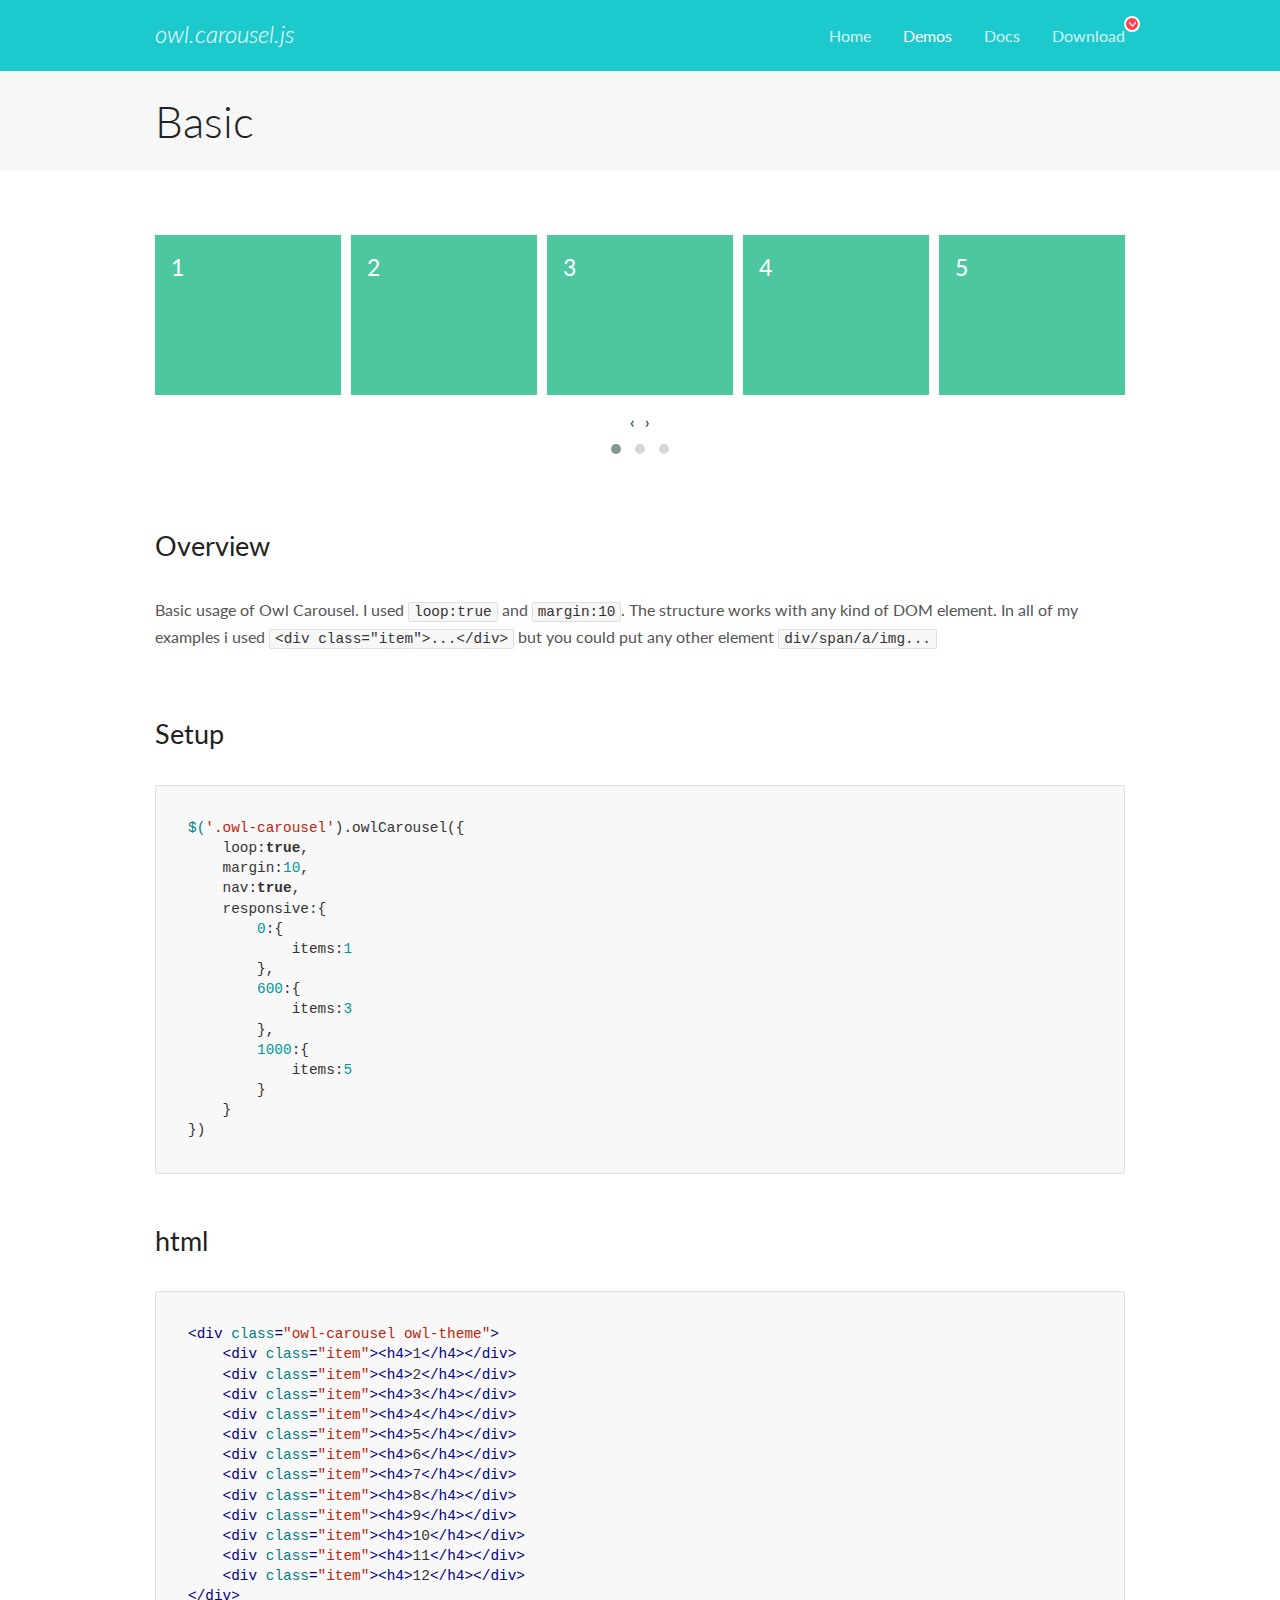
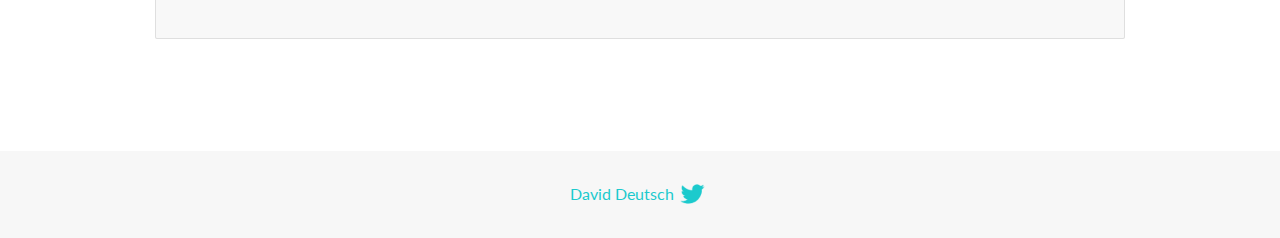
<file: OwlCarousel2-2.3.4/OwlCarousel2-2.3.4/docs/demos/basic.html>
<!DOCTYPE html>
<html lang="en">
  <head>

    <!-- head -->
    <meta charset="utf-8">
    <meta name="msapplication-tap-highlight" content="no" />
    <meta name="viewport" content="width=device-width, initial-scale=1.0" />
    <meta name="description" content="Basic usage demo">
    <meta name="author" content="David Deutsch">
    <title>
      Basic Demo | Owl Carousel | 2.3.4
    </title>

    <!-- Stylesheets -->
    <link href='https://fonts.googleapis.com/css?family=Lato:300,400,700,400italic,300italic' rel='stylesheet' type='text/css'>
    <link rel="stylesheet" href="../assets/css/docs.theme.min.css">

    <!-- Owl Stylesheets -->
    <link rel="stylesheet" href="../assets/owlcarousel/assets/owl.carousel.min.css">
    <link rel="stylesheet" href="../assets/owlcarousel/assets/owl.theme.default.min.css">

    <!-- HTML5 shim and Respond.js IE8 support of HTML5 elements and media queries -->

    <!--[if lt IE 9]>
      <script src="https://oss.maxcdn.com/libs/html5shiv/3.7.0/html5shiv.js"></script>
      <script src="https://oss.maxcdn.com/libs/respond.js/1.3.0/respond.min.js"></script>
    <![endif]-->

    <!-- Favicons -->
    <link rel="apple-touch-icon-precomposed" sizes="144x144" href="../assets/ico/apple-touch-icon-144-precomposed.png">
    <link rel="shortcut icon" href="../assets/ico/favicon.png">
    <link rel="shortcut icon" href="favicon.ico">

    <!-- Yeah i know js should not be in header. Its required for demos.-->

    <!-- javascript -->
    <script src="../assets/vendors/jquery.min.js"></script>
    <script src="../assets/owlcarousel/owl.carousel.js"></script>
  </head>
  <body>

    <!-- header -->
    <header class="header">
      <div class="row">
        <div class="large-12 columns">
          <div class="brand left">
            <h3>
              <a href="/OwlCarousel2/">owl.carousel.js</a> 
            </h3>
          </div>
          <a id="toggle-nav" class="right">
            <span></span> <span></span> <span></span> 
          </a> 
          <div class="nav-bar">
            <ul class="clearfix">
              <li> <a href="/OwlCarousel2/index.html">Home</a>  </li>
              <li class="active">
                <a href="/OwlCarousel2/demos/demos.html">Demos</a> 
              </li>
              <li> <a href="/OwlCarousel2/docs/started-welcome.html">Docs</a>  </li>
              <li>
                <a href="https://github.com/OwlCarousel2/OwlCarousel2/archive/2.3.4.zip">Download</a> 
                <span class="download"></span> 
              </li>
            </ul>
          </div>
        </div>
      </div>
    </header>

    <!-- title -->
    <section class="title">
      <div class="row">
        <div class="large-12 columns">
          <h1>Basic</h1>
        </div>
      </div>
    </section>

    <!--  Demos -->
    <section id="demos">
      <div class="row">
        <div class="large-12 columns">
          <div class="owl-carousel owl-theme">
            <div class="item">
              <h4>1</h4>
            </div>
            <div class="item">
              <h4>2</h4>
            </div>
            <div class="item">
              <h4>3</h4>
            </div>
            <div class="item">
              <h4>4</h4>
            </div>
            <div class="item">
              <h4>5</h4>
            </div>
            <div class="item">
              <h4>6</h4>
            </div>
            <div class="item">
              <h4>7</h4>
            </div>
            <div class="item">
              <h4>8</h4>
            </div>
            <div class="item">
              <h4>9</h4>
            </div>
            <div class="item">
              <h4>10</h4>
            </div>
            <div class="item">
              <h4>11</h4>
            </div>
            <div class="item">
              <h4>12</h4>
            </div>
          </div>
          <h3 id="overview">Overview</h3>
          <p>Basic usage of Owl Carousel. I used <code>loop:true</code> and <code>margin:10</code>. The structure works with any kind of DOM element. In all of my examples i used <code>&lt;div class=&quot;item&quot;&gt;...&lt;/div&gt;</code> but you could
            put any other element <code>div/span/a/img...</code></p>
          <h3 id="setup">Setup</h3>
          <pre><code>$(&#39;.owl-carousel&#39;).owlCarousel({
    loop:true,
    margin:10,
    nav:true,
    responsive:{
        0:{
            items:1
        },
        600:{
            items:3
        },
        1000:{
            items:5
        }
    }
})</code></pre>
          <h3 id="html">html</h3>
          <pre><code>&lt;div class=&quot;owl-carousel owl-theme&quot;&gt;
    &lt;div class=&quot;item&quot;&gt;&lt;h4&gt;1&lt;/h4&gt;&lt;/div&gt;
    &lt;div class=&quot;item&quot;&gt;&lt;h4&gt;2&lt;/h4&gt;&lt;/div&gt;
    &lt;div class=&quot;item&quot;&gt;&lt;h4&gt;3&lt;/h4&gt;&lt;/div&gt;
    &lt;div class=&quot;item&quot;&gt;&lt;h4&gt;4&lt;/h4&gt;&lt;/div&gt;
    &lt;div class=&quot;item&quot;&gt;&lt;h4&gt;5&lt;/h4&gt;&lt;/div&gt;
    &lt;div class=&quot;item&quot;&gt;&lt;h4&gt;6&lt;/h4&gt;&lt;/div&gt;
    &lt;div class=&quot;item&quot;&gt;&lt;h4&gt;7&lt;/h4&gt;&lt;/div&gt;
    &lt;div class=&quot;item&quot;&gt;&lt;h4&gt;8&lt;/h4&gt;&lt;/div&gt;
    &lt;div class=&quot;item&quot;&gt;&lt;h4&gt;9&lt;/h4&gt;&lt;/div&gt;
    &lt;div class=&quot;item&quot;&gt;&lt;h4&gt;10&lt;/h4&gt;&lt;/div&gt;
    &lt;div class=&quot;item&quot;&gt;&lt;h4&gt;11&lt;/h4&gt;&lt;/div&gt;
    &lt;div class=&quot;item&quot;&gt;&lt;h4&gt;12&lt;/h4&gt;&lt;/div&gt;
&lt;/div&gt;</code></pre>
          <script>
            $(document).ready(function() {
              var owl = $('.owl-carousel');
              owl.owlCarousel({
                margin: 10,
                nav: true,
                loop: true,
                responsive: {
                  0: {
                    items: 1
                  },
                  600: {
                    items: 3
                  },
                  1000: {
                    items: 5
                  }
                }
              })
            })
          </script>
        </div>
      </div>
    </section>

    <!-- footer -->
    <footer class="footer">
      <div class="row">
        <div class="large-12 columns">
          <h5>
            <a href="/OwlCarousel2/docs/support-contact.html">David Deutsch</a> 
            <a id="custom-tweet-button" href="https://twitter.com/share?url=https://github.com/OwlCarousel2/OwlCarousel2&text=Owl Carousel - This is so awesome! " target="_blank"></a> 
          </h5>
        </div>
      </div>
    </footer>

    <!-- vendors -->
    <script src="../assets/vendors/highlight.js"></script>
    <script src="../assets/js/app.js"></script>
  </body>
</html>
</file>
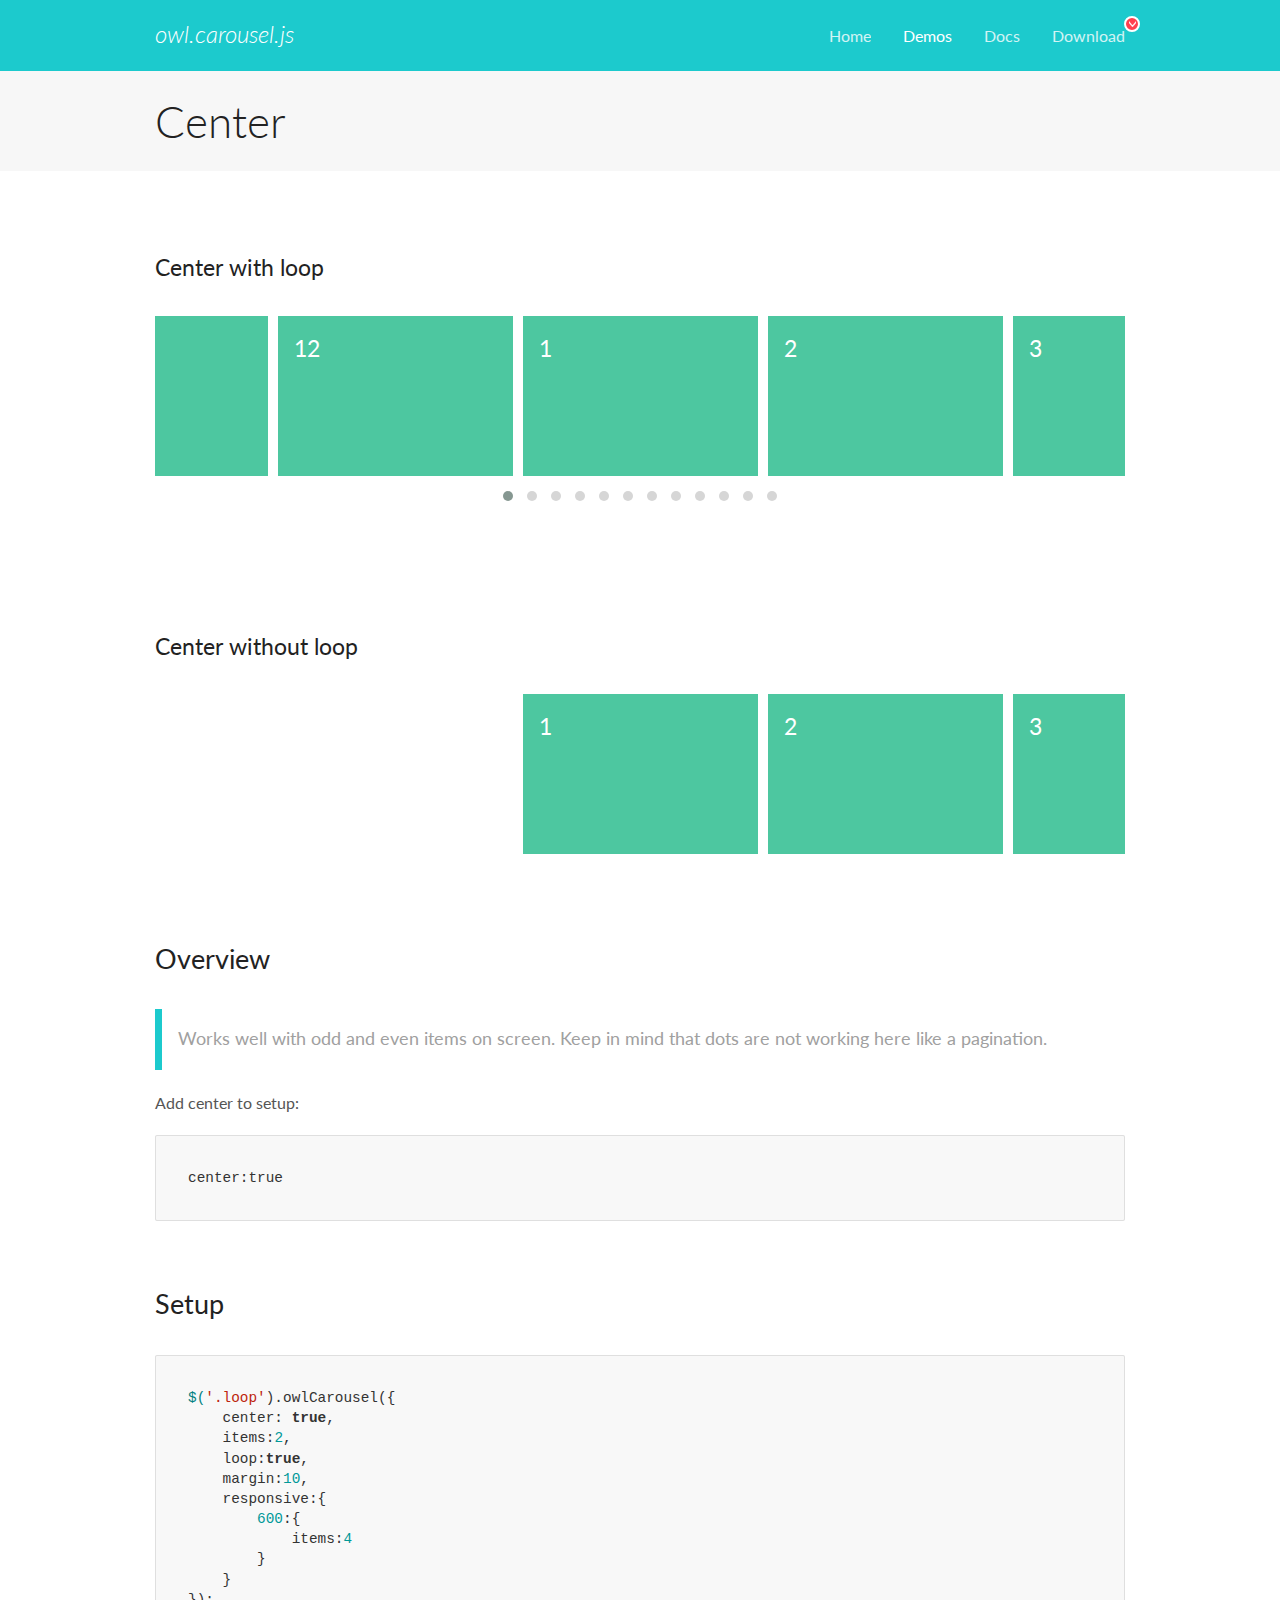
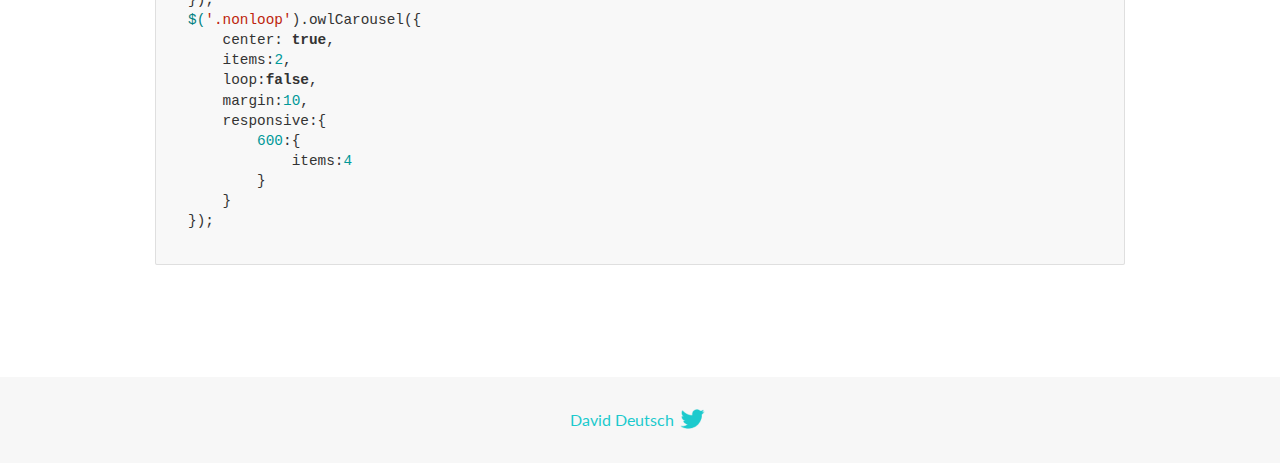
<file: OwlCarousel2-2.3.4/OwlCarousel2-2.3.4/docs/demos/center.html>
<!DOCTYPE html>
<html lang="en">
  <head>

    <!-- head -->
    <meta charset="utf-8">
    <meta name="msapplication-tap-highlight" content="no" />
    <meta name="viewport" content="width=device-width, initial-scale=1.0" />
    <meta name="description" content="Center carousel">
    <meta name="author" content="David Deutsch">
    <title>
      Center Demo | Owl Carousel | 2.3.4
    </title>

    <!-- Stylesheets -->
    <link href='https://fonts.googleapis.com/css?family=Lato:300,400,700,400italic,300italic' rel='stylesheet' type='text/css'>
    <link rel="stylesheet" href="../assets/css/docs.theme.min.css">

    <!-- Owl Stylesheets -->
    <link rel="stylesheet" href="../assets/owlcarousel/assets/owl.carousel.min.css">
    <link rel="stylesheet" href="../assets/owlcarousel/assets/owl.theme.default.min.css">

    <!-- HTML5 shim and Respond.js IE8 support of HTML5 elements and media queries -->

    <!--[if lt IE 9]>
      <script src="https://oss.maxcdn.com/libs/html5shiv/3.7.0/html5shiv.js"></script>
      <script src="https://oss.maxcdn.com/libs/respond.js/1.3.0/respond.min.js"></script>
    <![endif]-->

    <!-- Favicons -->
    <link rel="apple-touch-icon-precomposed" sizes="144x144" href="../assets/ico/apple-touch-icon-144-precomposed.png">
    <link rel="shortcut icon" href="../assets/ico/favicon.png">
    <link rel="shortcut icon" href="favicon.ico">

    <!-- Yeah i know js should not be in header. Its required for demos.-->

    <!-- javascript -->
    <script src="../assets/vendors/jquery.min.js"></script>
    <script src="../assets/owlcarousel/owl.carousel.js"></script>
  </head>
  <body>

    <!-- header -->
    <header class="header">
      <div class="row">
        <div class="large-12 columns">
          <div class="brand left">
            <h3>
              <a href="/OwlCarousel2/">owl.carousel.js</a> 
            </h3>
          </div>
          <a id="toggle-nav" class="right">
            <span></span> <span></span> <span></span> 
          </a> 
          <div class="nav-bar">
            <ul class="clearfix">
              <li> <a href="/OwlCarousel2/index.html">Home</a>  </li>
              <li class="active">
                <a href="/OwlCarousel2/demos/demos.html">Demos</a> 
              </li>
              <li> <a href="/OwlCarousel2/docs/started-welcome.html">Docs</a>  </li>
              <li>
                <a href="https://github.com/OwlCarousel2/OwlCarousel2/archive/2.3.4.zip">Download</a> 
                <span class="download"></span> 
              </li>
            </ul>
          </div>
        </div>
      </div>
    </header>

    <!-- title -->
    <section class="title">
      <div class="row">
        <div class="large-12 columns">
          <h1>Center</h1>
        </div>
      </div>
    </section>

    <!--  Demos -->
    <section id="demos">
      <div class="row">
        <div class="large-12 columns">
          <h4 id="center-with-loop">Center with loop</h4>
          <div class="loop owl-carousel owl-theme">
            <div class="item">
              <h4>1</h4>
            </div>
            <div class="item">
              <h4>2</h4>
            </div>
            <div class="item">
              <h4>3</h4>
            </div>
            <div class="item">
              <h4>4</h4>
            </div>
            <div class="item">
              <h4>5</h4>
            </div>
            <div class="item">
              <h4>6</h4>
            </div>
            <div class="item">
              <h4>7</h4>
            </div>
            <div class="item">
              <h4>8</h4>
            </div>
            <div class="item">
              <h4>9</h4>
            </div>
            <div class="item">
              <h4>10</h4>
            </div>
            <div class="item">
              <h4>11</h4>
            </div>
            <div class="item">
              <h4>12</h4>
            </div>
          </div>
          <br>
          <h4 id="center-without-loop">Center without loop</h4>
          <div class="nonloop owl-carousel">
            <div class="item">
              <h4>1</h4>
            </div>
            <div class="item">
              <h4>2</h4>
            </div>
            <div class="item">
              <h4>3</h4>
            </div>
            <div class="item">
              <h4>4</h4>
            </div>
            <div class="item">
              <h4>5</h4>
            </div>
            <div class="item">
              <h4>6</h4>
            </div>
            <div class="item">
              <h4>7</h4>
            </div>
            <div class="item">
              <h4>8</h4>
            </div>
            <div class="item">
              <h4>9</h4>
            </div>
            <div class="item">
              <h4>10</h4>
            </div>
            <div class="item">
              <h4>11</h4>
            </div>
            <div class="item">
              <h4>12</h4>
            </div>
          </div>
          <h3 id="overview">Overview</h3>
          <blockquote>
            <p>Works well with odd and even items on screen. Keep in mind that dots are not working here like a pagination.</p>
          </blockquote>
          <p>Add center to setup:</p>
          <pre><code>center:true</code></pre>
          <h3 id="setup">Setup</h3>
          <pre><code>$(&#39;.loop&#39;).owlCarousel({
    center: true,
    items:2,
    loop:true,
    margin:10,
    responsive:{
        600:{
            items:4
        }
    }
});
$(&#39;.nonloop&#39;).owlCarousel({
    center: true,
    items:2,
    loop:false,
    margin:10,
    responsive:{
        600:{
            items:4
        }
    }
});</code></pre>
          <script>
            jQuery(document).ready(function($) {
              $('.loop').owlCarousel({
                center: true,
                items: 2,
                loop: true,
                margin: 10,
                responsive: {
                  600: {
                    items: 4
                  }
                }
              });
              $('.nonloop').owlCarousel({
                center: true,
                items: 2,
                loop: false,
                margin: 10,
                responsive: {
                  600: {
                    items: 4
                  }
                }
              });
            });
          </script>
        </div>
      </div>
    </section>

    <!-- footer -->
    <footer class="footer">
      <div class="row">
        <div class="large-12 columns">
          <h5>
            <a href="/OwlCarousel2/docs/support-contact.html">David Deutsch</a> 
            <a id="custom-tweet-button" href="https://twitter.com/share?url=https://github.com/OwlCarousel2/OwlCarousel2&text=Owl Carousel - This is so awesome! " target="_blank"></a> 
          </h5>
        </div>
      </div>
    </footer>

    <!-- vendors -->
    <script src="../assets/vendors/highlight.js"></script>
    <script src="../assets/js/app.js"></script>
  </body>
</html>
</file>
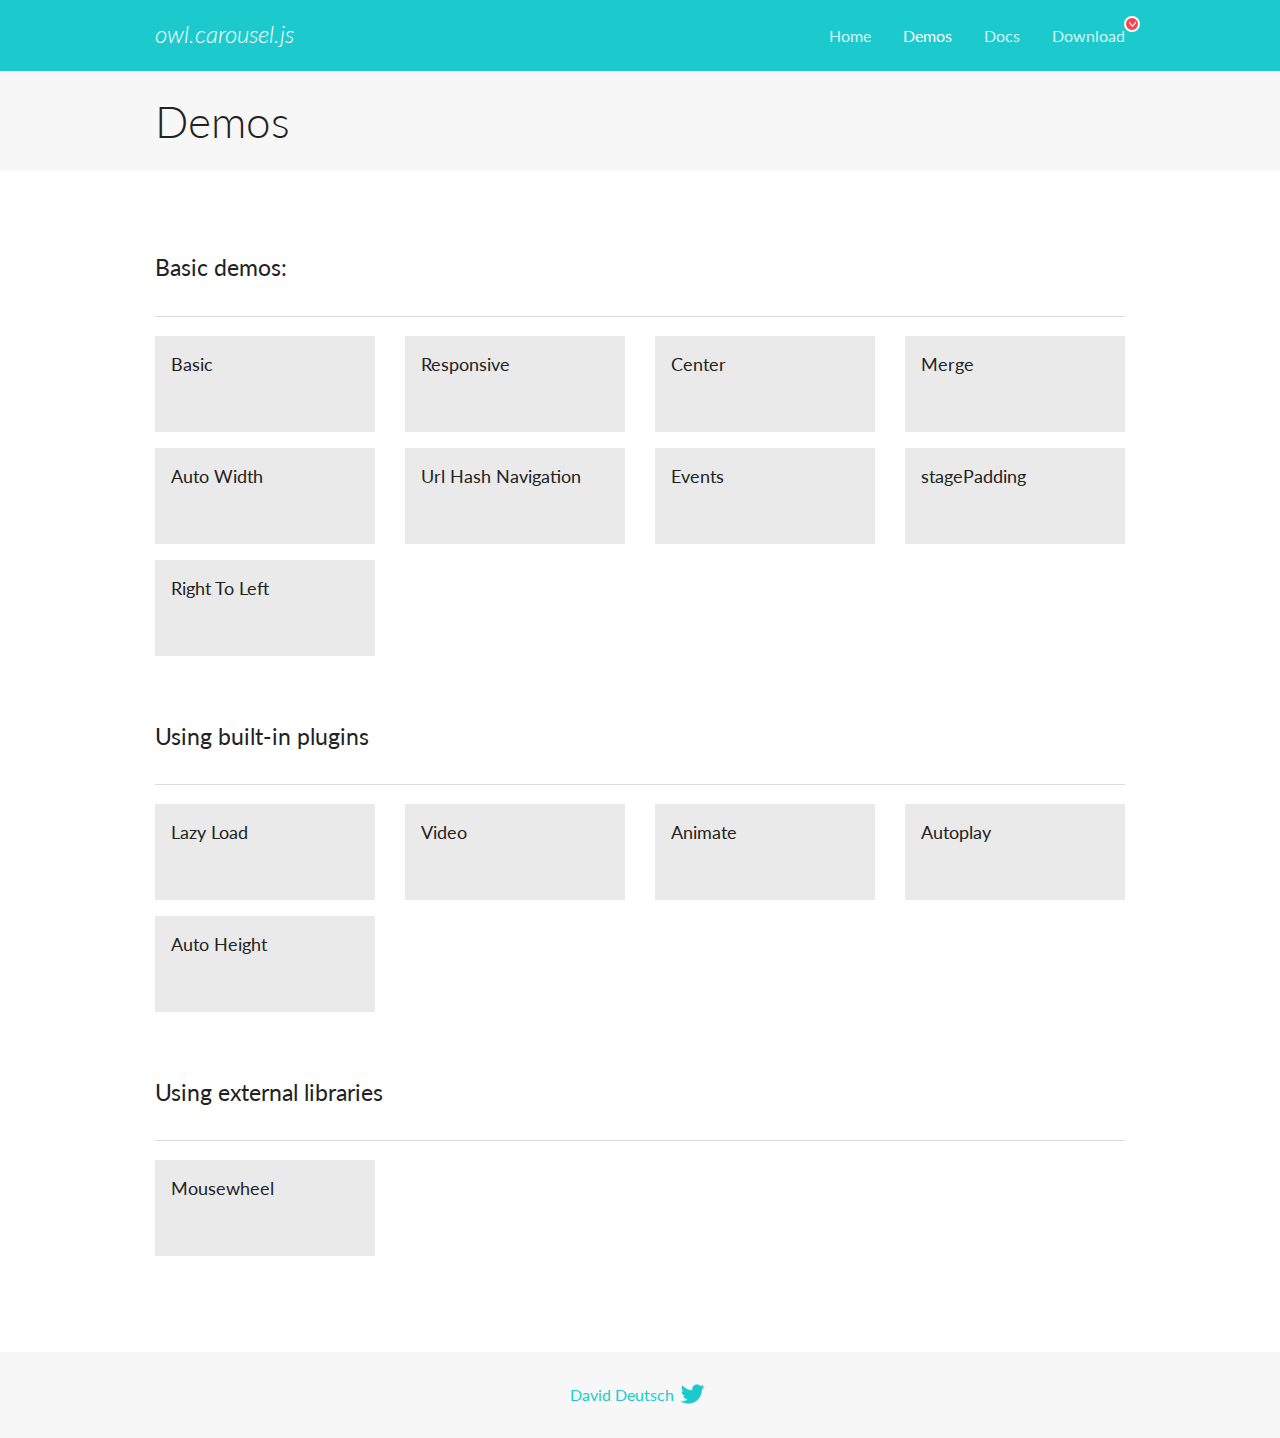
<file: OwlCarousel2-2.3.4/OwlCarousel2-2.3.4/docs/demos/demos.html>
<!DOCTYPE html>
<html lang="en">
  <head>

    <!-- head -->
    <meta charset="utf-8">
    <meta name="msapplication-tap-highlight" content="no" />
    <meta name="viewport" content="width=device-width, initial-scale=1.0" />
    <meta name="description" content="A list of Owl Carousel examples.">
    <meta name="author" content="David Deutsch">
    <title>
      Demos | Owl Carousel | 2.3.4
    </title>

    <!-- Stylesheets -->
    <link href='https://fonts.googleapis.com/css?family=Lato:300,400,700,400italic,300italic' rel='stylesheet' type='text/css'>
    <link rel="stylesheet" href="../assets/css/docs.theme.min.css">

    <!-- Owl Stylesheets -->
    <link rel="stylesheet" href="../assets/owlcarousel/assets/owl.carousel.min.css">
    <link rel="stylesheet" href="../assets/owlcarousel/assets/owl.theme.default.min.css">

    <!-- HTML5 shim and Respond.js IE8 support of HTML5 elements and media queries -->

    <!--[if lt IE 9]>
      <script src="https://oss.maxcdn.com/libs/html5shiv/3.7.0/html5shiv.js"></script>
      <script src="https://oss.maxcdn.com/libs/respond.js/1.3.0/respond.min.js"></script>
    <![endif]-->

    <!-- Favicons -->
    <link rel="apple-touch-icon-precomposed" sizes="144x144" href="../assets/ico/apple-touch-icon-144-precomposed.png">
    <link rel="shortcut icon" href="../assets/ico/favicon.png">
    <link rel="shortcut icon" href="favicon.ico">

    <!-- Yeah i know js should not be in header. Its required for demos.-->

    <!-- javascript -->
    <script src="../assets/vendors/jquery.min.js"></script>
    <script src="../assets/owlcarousel/owl.carousel.js"></script>
  </head>
  <body>

    <!-- header -->
    <header class="header">
      <div class="row">
        <div class="large-12 columns">
          <div class="brand left">
            <h3>
              <a href="/OwlCarousel2/">owl.carousel.js</a> 
            </h3>
          </div>
          <a id="toggle-nav" class="right">
            <span></span> <span></span> <span></span> 
          </a> 
          <div class="nav-bar">
            <ul class="clearfix">
              <li> <a href="/OwlCarousel2/index.html">Home</a>  </li>
              <li class="active">
                <a href="/OwlCarousel2/demos/demos.html">Demos</a> 
              </li>
              <li> <a href="/OwlCarousel2/docs/started-welcome.html">Docs</a>  </li>
              <li>
                <a href="https://github.com/OwlCarousel2/OwlCarousel2/archive/2.3.4.zip">Download</a> 
                <span class="download"></span> 
              </li>
            </ul>
          </div>
        </div>
      </div>
    </header>

    <!-- title -->
    <section class="title">
      <div class="row">
        <div class="large-12 columns">
          <h1>Demos</h1>
        </div>
      </div>
    </section>

    <!--  Demos -->
    <section id="demos">
      <div class="row">
        <div class="large-12 columns">
          <h4 id="basic-demos-">Basic demos:</h4>
          <hr>
          <div class="demo-list">
            <div class="row">
              <div class="small-6 medium-4 large-3 columns">
                <a href="basic.html" class="demo-block">
                  <h5>Basic </h5>
                </a> 
              </div>
              <div class="small-6 medium-4 large-3 columns">
                <a href="responsive.html" class="demo-block">
                  <h5>Responsive </h5>
                </a> 
              </div>
              <div class="small-6 medium-4 large-3 columns">
                <a href="center.html" class="demo-block">
                  <h5>Center </h5>
                </a> 
              </div>
              <div class="small-6 medium-4 large-3 columns">
                <a href="merge.html" class="demo-block">
                  <h5>Merge </h5>
                </a> 
              </div>
              <div class="small-6 medium-4 large-3 columns">
                <a href="autowidth.html" class="demo-block">
                  <h5>Auto Width </h5>
                </a> 
              </div>
              <div class="small-6 medium-4 large-3 columns">
                <a href="urlhashnav.html" class="demo-block">
                  <h5>Url Hash Navigation </h5>
                </a> 
              </div>
              <div class="small-6 medium-4 large-3 columns">
                <a href="events.html" class="demo-block">
                  <h5>Events </h5>
                </a> 
              </div>
              <div class="small-6 medium-4 large-3 columns">
                <a href="stagepadding.html" class="demo-block">
                  <h5>stagePadding </h5>
                </a> 
              </div>
              <div class="small-6 medium-4 large-3 columns">
                <a href="rtl.html" class="demo-block">
                  <h5>Right To Left </h5>
                </a> 
              </div>
            </div>
          </div>
          <h4 id="using-built-in-plugins">Using built-in plugins</h4>
          <hr>
          <div class="demo-list">
            <div class="row">
              <div class="small-6 medium-4 large-3 columns">
                <a href="lazyLoad.html" class="demo-block">
                  <h5>Lazy Load </h5>
                </a> 
              </div>
              <div class="small-6 medium-4 large-3 columns">
                <a href="video.html" class="demo-block">
                  <h5>Video </h5>
                </a> 
              </div>
              <div class="small-6 medium-4 large-3 columns">
                <a href="animate.html" class="demo-block">
                  <h5>Animate </h5>
                </a> 
              </div>
              <div class="small-6 medium-4 large-3 columns">
                <a href="autoplay.html" class="demo-block">
                  <h5>Autoplay </h5>
                </a> 
              </div>
              <div class="small-6 medium-4 large-3 columns">
                <a href="autoheight.html" class="demo-block">
                  <h5>Auto Height </h5>
                </a> 
              </div>
            </div>
          </div>
          <h4 id="using-external-libraries">Using external libraries</h4>
          <hr>
          <div class="demo-list">
            <div class="row">
              <div class="small-6 medium-4 large-3 columns">
                <a href="mousewheel.html" class="demo-block">
                  <h5>Mousewheel </h5>
                </a> 
              </div>
            </div>
          </div>
        </div>
      </div>
    </section>

    <!-- footer -->
    <footer class="footer">
      <div class="row">
        <div class="large-12 columns">
          <h5>
            <a href="/OwlCarousel2/docs/support-contact.html">David Deutsch</a> 
            <a id="custom-tweet-button" href="https://twitter.com/share?url=https://github.com/OwlCarousel2/OwlCarousel2&text=Owl Carousel - This is so awesome! " target="_blank"></a> 
          </h5>
        </div>
      </div>
    </footer>

    <!-- vendors -->
    <script src="../assets/vendors/highlight.js"></script>
    <script src="../assets/js/app.js"></script>
  </body>
</html>
</file>
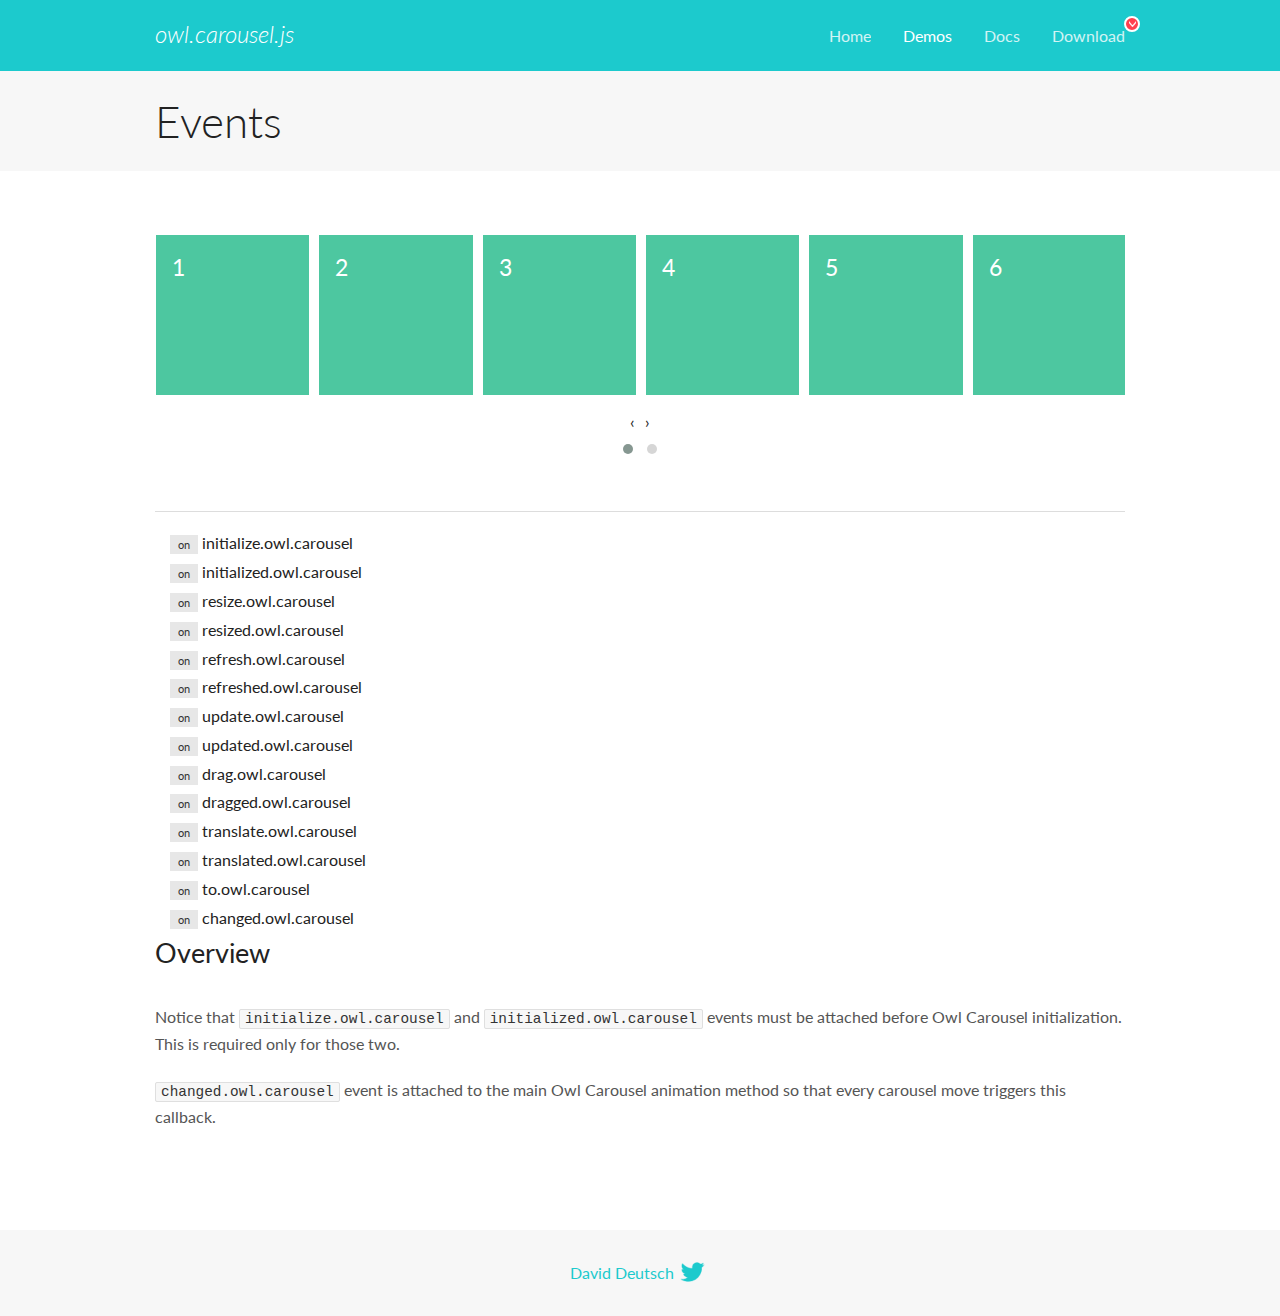
<file: OwlCarousel2-2.3.4/OwlCarousel2-2.3.4/docs/demos/events.html>
<!DOCTYPE html>
<html lang="en">
  <head>

    <!-- head -->
    <meta charset="utf-8">
    <meta name="msapplication-tap-highlight" content="no" />
    <meta name="viewport" content="width=device-width, initial-scale=1.0" />
    <meta name="description" content="Events usage demo">
    <meta name="author" content="David Deutsch">
    <title>
      Events Demo | Owl Carousel | 2.3.4
    </title>

    <!-- Stylesheets -->
    <link href='https://fonts.googleapis.com/css?family=Lato:300,400,700,400italic,300italic' rel='stylesheet' type='text/css'>
    <link rel="stylesheet" href="../assets/css/docs.theme.min.css">

    <!-- Owl Stylesheets -->
    <link rel="stylesheet" href="../assets/owlcarousel/assets/owl.carousel.min.css">
    <link rel="stylesheet" href="../assets/owlcarousel/assets/owl.theme.default.min.css">

    <!-- HTML5 shim and Respond.js IE8 support of HTML5 elements and media queries -->

    <!--[if lt IE 9]>
      <script src="https://oss.maxcdn.com/libs/html5shiv/3.7.0/html5shiv.js"></script>
      <script src="https://oss.maxcdn.com/libs/respond.js/1.3.0/respond.min.js"></script>
    <![endif]-->

    <!-- Favicons -->
    <link rel="apple-touch-icon-precomposed" sizes="144x144" href="../assets/ico/apple-touch-icon-144-precomposed.png">
    <link rel="shortcut icon" href="../assets/ico/favicon.png">
    <link rel="shortcut icon" href="favicon.ico">

    <!-- Yeah i know js should not be in header. Its required for demos.-->

    <!-- javascript -->
    <script src="../assets/vendors/jquery.min.js"></script>
    <script src="../assets/owlcarousel/owl.carousel.js"></script>
  </head>
  <body>

    <!-- header -->
    <header class="header">
      <div class="row">
        <div class="large-12 columns">
          <div class="brand left">
            <h3>
              <a href="/OwlCarousel2/">owl.carousel.js</a> 
            </h3>
          </div>
          <a id="toggle-nav" class="right">
            <span></span> <span></span> <span></span> 
          </a> 
          <div class="nav-bar">
            <ul class="clearfix">
              <li> <a href="/OwlCarousel2/index.html">Home</a>  </li>
              <li class="active">
                <a href="/OwlCarousel2/demos/demos.html">Demos</a> 
              </li>
              <li> <a href="/OwlCarousel2/docs/started-welcome.html">Docs</a>  </li>
              <li>
                <a href="https://github.com/OwlCarousel2/OwlCarousel2/archive/2.3.4.zip">Download</a> 
                <span class="download"></span> 
              </li>
            </ul>
          </div>
        </div>
      </div>
    </header>

    <!-- title -->
    <section class="title">
      <div class="row">
        <div class="large-12 columns">
          <h1>Events</h1>
        </div>
      </div>
    </section>

    <!--  Demos -->
    <section id="demos">
      <div class="row">
        <div class="large-12 columns">
          <div class="owl-carousel owl-theme">
            <div class="item">
              <h4>1</h4>
            </div>
            <div class="item">
              <h4>2</h4>
            </div>
            <div class="item">
              <h4>3</h4>
            </div>
            <div class="item">
              <h4>4</h4>
            </div>
            <div class="item">
              <h4>5</h4>
            </div>
            <div class="item">
              <h4>6</h4>
            </div>
            <div class="item">
              <h4>7</h4>
            </div>
            <div class="item">
              <h4>8</h4>
            </div>
            <div class="item">
              <h4>9</h4>
            </div>
            <div class="item">
              <h4>10</h4>
            </div>
            <div class="item">
              <h4>11</h4>
            </div>
            <div class="item">
              <h4>12</h4>
            </div>
          </div>
          <hr>
          <div class="large-12 columns callbacks">
            <div><span class="label secondary initialize">on</span>  initialize.owl.carousel </div>
            <div><span class="label secondary initialized">on</span>  initialized.owl.carousel </div>
            <div><span class="label secondary resize">on</span>  resize.owl.carousel </div>
            <div><span class="label secondary resized">on</span>  resized.owl.carousel </div>
            <div><span class="label secondary refresh">on</span>  refresh.owl.carousel </div>
            <div><span class="label secondary refreshed">on</span>  refreshed.owl.carousel </div>
            <div><span class="label secondary update">on</span>  update.owl.carousel </div>
            <div><span class="label secondary updated">on</span>  updated.owl.carousel </div>
            <div><span class="label secondary drag">on</span>  drag.owl.carousel </div>
            <div><span class="label secondary dragged">on</span>  dragged.owl.carousel </div>
            <div><span class="label secondary translate">on</span>  translate.owl.carousel </div>
            <div><span class="label secondary translated">on</span>  translated.owl.carousel </div>
            <div><span class="label secondary to">on</span>  to.owl.carousel </div>
            <div><span class="label secondary changed">on</span>  changed.owl.carousel </div>
          </div>
          <h3 id="overview">Overview</h3>
          <p>Notice that <code>initialize.owl.carousel</code> and <code>initialized.owl.carousel</code> events must be attached before Owl Carousel initialization. This is required only for those two.</p>
          <p><code>changed.owl.carousel</code> event is attached to the main Owl Carousel animation method so that every carousel move triggers this callback.</p>
          <script>
            jQuery(document).ready(function($) {
              var owl = $('.owl-carousel');
              owl.on('initialize.owl.carousel initialized.owl.carousel ' +
                'initialize.owl.carousel initialize.owl.carousel ' +
                'resize.owl.carousel resized.owl.carousel ' +
                'refresh.owl.carousel refreshed.owl.carousel ' +
                'update.owl.carousel updated.owl.carousel ' +
                'drag.owl.carousel dragged.owl.carousel ' +
                'translate.owl.carousel translated.owl.carousel ' +
                'to.owl.carousel changed.owl.carousel',
                function(e) {
                  $('.' + e.type)
                    .removeClass('secondary')
                    .addClass('success');
                  window.setTimeout(function() {
                    $('.' + e.type)
                      .removeClass('success')
                      .addClass('secondary');
                  }, 500);
                });
              owl.owlCarousel({
                loop: true,
                nav: true,
                lazyLoad: true,
                margin: 10,
                video: true,
                responsive: {
                  0: {
                    items: 1
                  },
                  600: {
                    items: 3
                  },
                  960: {
                    items: 5,
                  },
                  1200: {
                    items: 6
                  }
                }
              });
            });
          </script>
        </div>
      </div>
    </section>

    <!-- footer -->
    <footer class="footer">
      <div class="row">
        <div class="large-12 columns">
          <h5>
            <a href="/OwlCarousel2/docs/support-contact.html">David Deutsch</a> 
            <a id="custom-tweet-button" href="https://twitter.com/share?url=https://github.com/OwlCarousel2/OwlCarousel2&text=Owl Carousel - This is so awesome! " target="_blank"></a> 
          </h5>
        </div>
      </div>
    </footer>

    <!-- vendors -->
    <script src="../assets/vendors/highlight.js"></script>
    <script src="../assets/js/app.js"></script>
  </body>
</html>
</file>
